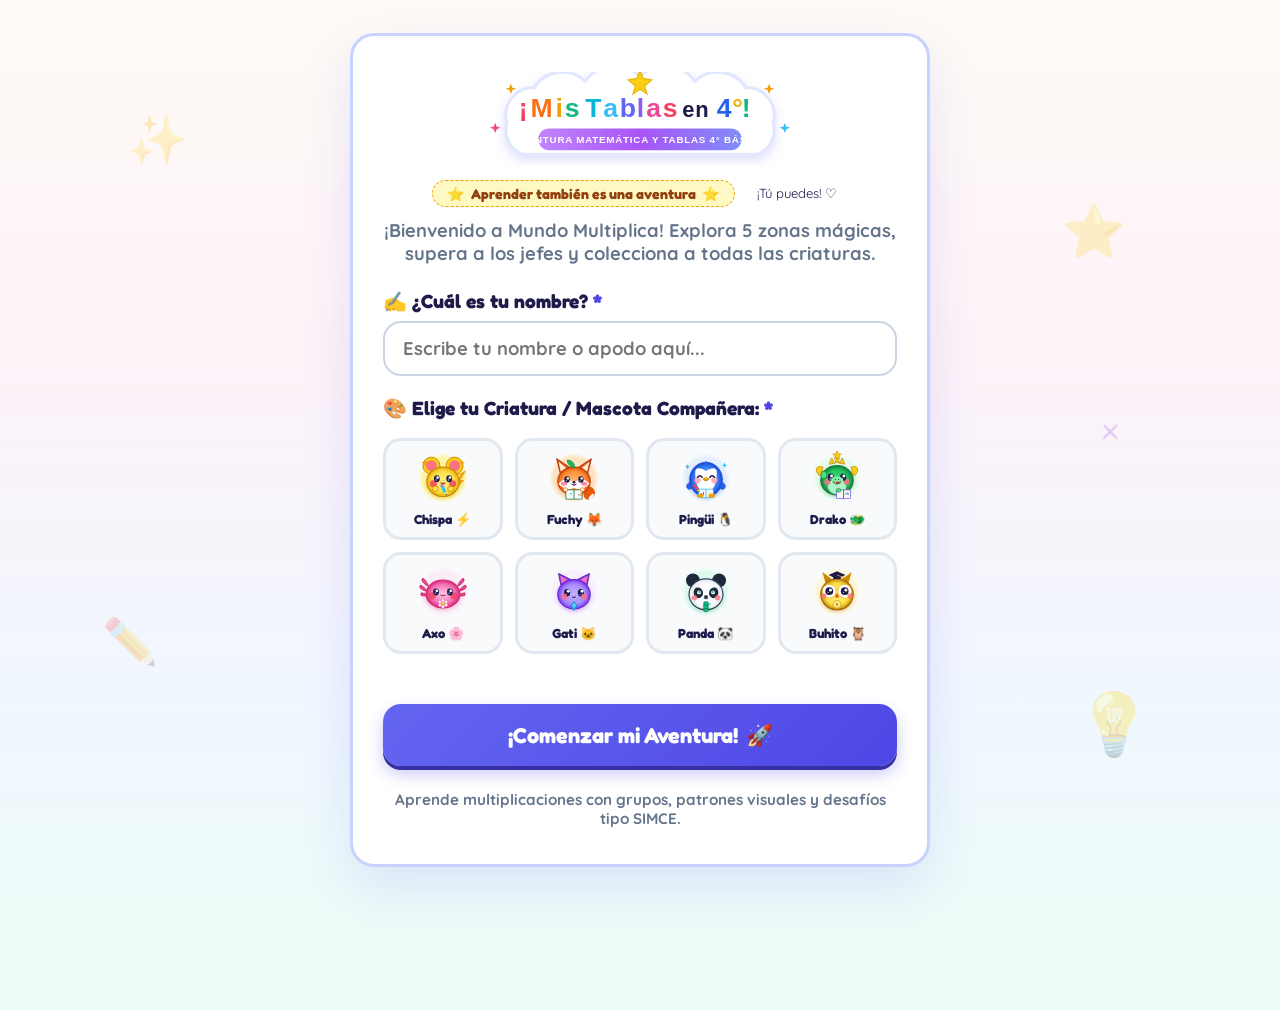
<file: MisTablas nuevo/index.html>
<!DOCTYPE html>
<html lang="es">
<head>
  <meta charset="UTF-8">
  <meta name="viewport" content="width=device-width, initial-scale=1.0">
  <meta name="theme-color" content="#4f46e5">
  <meta name="apple-mobile-web-app-capable" content="yes">
  <meta name="apple-mobile-web-app-status-bar-style" content="black-translucent">
  <link rel="manifest" href="manifest.json">
  <title>Mundo Multiplica | Mis Tablas en 4° Básico</title>
  <link rel="icon" type="image/svg+xml" href="Sistema/IMAGEN/star.svg">
  <link rel="stylesheet" href="Sistema/CSS/style.css">
  <style>
    .hero-glow {
      position: absolute;
      width: 450px;
      height: 450px;
      background: radial-gradient(circle, rgba(254, 240, 138, 0.4) 0%, rgba(244, 114, 182, 0) 70%);
      top: 50%;
      left: 50%;
      transform: translate(-50%, -50%);
      pointer-events: none;
      z-index: 1;
    }
    .validation-feedback {
      color: #e11d48;
      font-family: 'Fredoka', sans-serif;
      font-size: 1.05rem;
      font-weight: 700;
      margin-top: 10px;
      min-height: 26px;
      display: flex;
      align-items: center;
      justify-content: center;
      gap: 8px;
    }
  </style>
</head>
<body>

  <!-- Floating kawaii background stickers -->
  <div class="floating-math-bg">
    <span class="floating-math-item" style="top: 12%; left: 10%; font-size: 3rem; color: #f59e0b;">✨</span>
    <span class="floating-math-item" style="top: 68%; left: 8%; font-size: 2.8rem; color: #38bdf8; animation-delay: 2s;">✏️</span>
    <span class="floating-math-item" style="top: 22%; right: 12%; font-size: 3.2rem; color: #ec4899; animation-delay: 4s;">⭐</span>
    <span class="floating-math-item" style="top: 76%; right: 10%; font-size: 3.8rem; color: #10b981; animation-delay: 1s;">💡</span>
    <span class="floating-math-item" style="top: 45%; left: 86%; font-size: 2.5rem; color: #8b5cf6; animation-delay: 3s;">×</span>
    <span class="floating-math-item" style="top: 82%; left: 45%; font-size: 2.8rem; color: #f97316; animation-delay: 5s;">123</span>
  </div>

  <div class="hero-glow"></div>

  <main class="login-wrapper">
    <section class="login-card" aria-label="Ingreso de Estudiante">
      
      <!-- Brand & Mascot Logo -->
      <div class="login-brand">
        <img src="Sistema/IMAGEN/logo.svg" alt="Logo Mis Tablas en 4° Básico" class="login-header-logo">
        
        <div style="display: flex; justify-content: center; gap: 10px; flex-wrap: wrap; margin-bottom: 12px;">
          <div class="cute-ribbon-pill">
            <span>⭐</span> Aprender también es una aventura <span>⭐</span>
          </div>
          <div class="classroom-note-badge" style="font-size: 0.82rem; padding: 5px 12px;">
            ¡Tú puedes! ♡
          </div>
        </div>

        <p style="color: #64748b; font-size: 1.15rem; font-weight: 700; margin-bottom: 24px;">
          ¡Bienvenido a Mundo Multiplica! Explora 5 zonas mágicas, supera a los jefes y colecciona a todas las criaturas.
        </p>
      </div>

      <!-- Quick Session Resume Box if available -->
      <div id="resumeSessionBox" style="background:#f0fdf4; border:3px dashed #86efac; border-radius:20px; padding:16px; margin-bottom:24px; display:none; align-items:center; justify-content:space-between;">
        <div style="display: flex; align-items: center; gap: 12px; text-align: left;">
          <img id="prevAvatarImg" src="Sistema/IMAGEN/creature2.svg" alt="Avatar Previo" style="width: 50px; height: 50px; border-radius: 50%;">
          <div>
            <div style="font-size: 0.85rem; color: #166534; font-weight: 800;">Estudiante anterior:</div>
            <strong id="prevStudentName" style="color: #14532d; font-family:'Fredoka',sans-serif; font-size: 1.25rem;">Alonso</strong>
          </div>
        </div>
        <button type="button" class="btn btn-success btn-sm" id="btnResume">Continuar ➔</button>
      </div>

      <!-- Registration Form -->
      <form id="loginForm" novalidate>
        
        <div style="margin-bottom: 20px; text-align: left;">
          <label for="studentName" style="display: block; font-family: 'Fredoka', sans-serif; font-size: 1.2rem; font-weight: 700; color: #1e1b4b; margin-bottom: 8px;">
            ✍️ ¿Cuál es tu nombre? <span style="color: #4f46e5;">*</span>
          </label>
          <input 
            type="text" 
            id="studentName" 
            class="text-input" 
            placeholder="Escribe tu nombre o apodo aquí..." 
            autocomplete="name"
            maxlength="25"
            required>
        </div>

        <div style="margin-bottom: 24px; text-align: left;">
          <label style="display: block; font-family: 'Fredoka', sans-serif; font-size: 1.2rem; font-weight: 700; color: #1e1b4b; margin-bottom: 8px;">
            🎨 Elige tu Criatura / Mascota Compañera: <span style="color: #4f46e5;">*</span>
          </label>
          
          <div class="avatar-selector-grid" id="avatarGrid" role="radiogroup" aria-label="Selección de avatar">
            
            <div class="avatar-choice-card" data-avatar="creature2.svg" data-name="Chispa-Ratón" role="radio" aria-checked="false" tabindex="0">
              <img src="Sistema/IMAGEN/creature2.svg" alt="Chispa-Ratón">
              <span class="avatar-choice-name">Chispa ⚡</span>
            </div>

            <div class="avatar-choice-card" data-avatar="creature3.svg" data-name="Fuchy-Zorrito" role="radio" aria-checked="false" tabindex="0">
              <img src="Sistema/IMAGEN/creature3.svg" alt="Fuchy-Zorrito">
              <span class="avatar-choice-name">Fuchy 🦊</span>
            </div>

            <div class="avatar-choice-card" data-avatar="creature4.svg" data-name="Pingüi-Frost" role="radio" aria-checked="false" tabindex="0">
              <img src="Sistema/IMAGEN/creature4.svg" alt="Pingüi-Frost">
              <span class="avatar-choice-name">Pingüi 🐧</span>
            </div>

            <div class="avatar-choice-card" data-avatar="creature5.svg" data-name="Drako-Verde" role="radio" aria-checked="false" tabindex="0">
              <img src="Sistema/IMAGEN/creature5.svg" alt="Drako-Verde">
              <span class="avatar-choice-name">Drako 🐲</span>
            </div>

            <div class="avatar-choice-card" data-avatar="creature6.svg" data-name="Axo-Rosa" role="radio" aria-checked="false" tabindex="0">
              <img src="Sistema/IMAGEN/creature6.svg" alt="Axo-Rosa">
              <span class="avatar-choice-name">Axo 🌸</span>
            </div>

            <div class="avatar-choice-card" data-avatar="creature7.svg" data-name="Gati-Cósmico" role="radio" aria-checked="false" tabindex="0">
              <img src="Sistema/IMAGEN/creature7.svg" alt="Gati-Cósmico">
              <span class="avatar-choice-name">Gati 🐱</span>
            </div>

            <div class="avatar-choice-card" data-avatar="creature8.svg" data-name="Panda-Bambú" role="radio" aria-checked="false" tabindex="0">
              <img src="Sistema/IMAGEN/creature8.svg" alt="Panda-Bambú">
              <span class="avatar-choice-name">Panda 🐼</span>
            </div>

            <div class="avatar-choice-card" data-avatar="creature9.svg" data-name="Buhito-Sabio" role="radio" aria-checked="false" tabindex="0">
              <img src="Sistema/IMAGEN/creature9.svg" alt="Buhito-Sabio">
              <span class="avatar-choice-name">Buhito 🦉</span>
            </div>

          </div>
        </div>

        <!-- Validation Feedback -->
        <div id="validationMsg" class="validation-feedback" role="alert" aria-live="polite"></div>

        <!-- Submit Button -->
        <button type="submit" class="btn btn-primary" id="btnSubmit" style="width: 100%; font-size: 1.35rem; padding: 18px 24px;">
          <span>¡Comenzar mi Aventura!</span> 🚀
        </button>
      </form>

      <div style="margin-top: 24px; font-size: 0.95rem; color: #64748b; font-weight: 700;">
        Aprende multiplicaciones con grupos, patrones visuales y desafíos tipo SIMCE.
      </div>
    </section>
  </main>

  <script>
    class MiniSound {
      constructor() {
        this.ctx = null;
      }
      init() {
        if (!this.ctx) {
          const AudioContext = window.AudioContext || window.webkitAudioContext;
          if (AudioContext) this.ctx = new AudioContext();
        }
      }
      playPop() {
        try {
          this.init();
          if (!this.ctx) return;
          const osc = this.ctx.createOscillator();
          const gain = this.ctx.createGain();
          osc.type = 'sine';
          osc.frequency.setValueAtTime(440, this.ctx.currentTime);
          osc.frequency.exponentialRampToValueAtTime(880, this.ctx.currentTime + 0.1);
          gain.gain.setValueAtTime(0.2, this.ctx.currentTime);
          gain.gain.exponentialRampToValueAtTime(0.01, this.ctx.currentTime + 0.1);
          osc.connect(gain);
          gain.connect(this.ctx.destination);
          osc.start();
          osc.stop(this.ctx.currentTime + 0.1);
        } catch(e) {}
      }
      playSuccess() {
        try {
          this.init();
          if (!this.ctx) return;
          const now = this.ctx.currentTime;
          [523.25, 659.25, 783.99, 1046.50].forEach((freq, i) => {
            const osc = this.ctx.createOscillator();
            const gain = this.ctx.createGain();
            osc.type = 'triangle';
            osc.frequency.value = freq;
            gain.gain.setValueAtTime(0.2, now + i * 0.08);
            gain.gain.exponentialRampToValueAtTime(0.001, now + i * 0.08 + 0.25);
            osc.connect(gain);
            gain.connect(this.ctx.destination);
            osc.start(now + i * 0.08);
            osc.stop(now + i * 0.08 + 0.25);
          });
        } catch(e) {}
      }
      playError() {
        try {
          this.init();
          if (!this.ctx) return;
          const osc = this.ctx.createOscillator();
          const gain = this.ctx.createGain();
          osc.type = 'sawtooth';
          osc.frequency.setValueAtTime(220, this.ctx.currentTime);
          osc.frequency.setValueAtTime(160, this.ctx.currentTime + 0.12);
          gain.gain.setValueAtTime(0.25, this.ctx.currentTime);
          gain.gain.exponentialRampToValueAtTime(0.01, this.ctx.currentTime + 0.25);
          osc.connect(gain);
          gain.connect(this.ctx.destination);
          osc.start();
          osc.stop(this.ctx.currentTime + 0.25);
        } catch(e) {}
      }
    }

    const sound = new MiniSound();
    let selectedAvatar = null;

    const nameInput = document.getElementById('studentName');
    const avatarCards = document.querySelectorAll('.avatar-choice-card');
    const loginForm = document.getElementById('loginForm');
    const validationMsg = document.getElementById('validationMsg');
    const resumeBox = document.getElementById('resumeSessionBox');
    const prevAvatarImg = document.getElementById('prevAvatarImg');
    const prevStudentName = document.getElementById('prevStudentName');
    const btnResume = document.getElementById('btnResume');

    // Check existing session
    const savedProfile = localStorage.getItem('misTablas_student');
    if (savedProfile) {
      try {
        const student = JSON.parse(savedProfile);
        if (student && student.name) {
          prevStudentName.textContent = student.name;
          if (student.avatar) {
            prevAvatarImg.src = 'Sistema/IMAGEN/' + student.avatar;
          }
          resumeBox.style.display = 'flex';
          
          btnResume.addEventListener('click', () => {
            sound.playSuccess();
            window.location.href = 'Sistema/index.html';
          });
        }
      } catch (e) {
        console.warn('Error reading session', e);
      }
    }

    // Avatar selection
    avatarCards.forEach(card => {
      const selectAction = () => {
        sound.playPop();
        avatarCards.forEach(c => {
          c.classList.remove('selected');
          c.setAttribute('aria-checked', 'false');
        });
        card.classList.add('selected');
        card.setAttribute('aria-checked', 'true');
        selectedAvatar = {
          file: card.dataset.avatar,
          name: card.dataset.name
        };
        validationMsg.textContent = '';
      };

      card.addEventListener('click', selectAction);
      card.addEventListener('keydown', (e) => {
        if (e.key === 'Enter' || e.key === ' ') {
          e.preventDefault();
          selectAction();
        }
      });
    });

    // Form submission & validation
    loginForm.addEventListener('submit', (e) => {
      e.preventDefault();
      const rawName = nameInput.value.trim();

      if (rawName.length < 2) {
        sound.playError();
        validationMsg.textContent = '⚠️ ¡Por favor escribe tu nombre (mínimo 2 letras)!';
        nameInput.focus();
        return;
      }

      if (!selectedAvatar) {
        sound.playError();
        validationMsg.textContent = '⚠️ ¡Elige una criatura compañera para comenzar!';
        document.getElementById('avatarGrid').scrollIntoView({ behavior: 'smooth', block: 'center' });
        return;
      }

      sound.playSuccess();
      validationMsg.textContent = '🚀 ¡Excelente! Preparando tu aventura...';
      validationMsg.style.color = '#15803d';

      let currentData = {};
      try {
        const prev = JSON.parse(localStorage.getItem('misTablas_student') || '{}');
        if (prev && prev.name && prev.name.toLowerCase() === rawName.toLowerCase()) {
          currentData = prev;
        }
      } catch(err) {}

      const studentProfile = {
        name: rawName,
        avatar: selectedAvatar.file,
        avatarName: selectedAvatar.name,
        grade: '4° Básico',
        registeredAt: currentData.registeredAt || new Date().toISOString(),
        score: currentData.score || 0,
        stars: currentData.stars || 0,
        completedTables: currentData.completedTables || [],
        tableProgress: currentData.tableProgress || {},
        unlockedGames: currentData.unlockedGames || ['all'],
        achievements: currentData.achievements || ['first_login'],
        simceHistory: currentData.simceHistory || []
      };

      localStorage.setItem('misTablas_student', JSON.stringify(studentProfile));

      setTimeout(() => {
        window.location.href = 'Sistema/index.html';
      }, 500);
    });
  </script>
</body>
</html>
</file>
<file: MisTablas nuevo/Sistema/CSS/style.css>
/* ==========================================================================
   MUNDO MULTIPLICA - MIS TABLAS 4° BÁSICO
   Diseño Limpio, Ordenado, Proporcionado y Consistente (Estética Kawaii / Pokémon)
   ========================================================================== */

@import url('https://fonts.googleapis.com/css2?family=Fredoka:wght@400;500;600;700&family=Quicksand:wght@500;600;700;800&display=swap');

:root {
  /* Paleta Pastel y Cálida */
  --primary: #4f46e5;
  --primary-light: #818cf8;
  --primary-soft: #eef2ff;

  --color-forest: #10b981;
  --color-volcano: #ea580c;
  --color-ocean: #0284c7;
  --color-city: #7c3aed;
  --color-castle: #f59e0b;

  --text-main: #1e1b4b;
  --text-muted: #64748b;
  --bg-card: #ffffff;
  --border-light: #e2e8f0;

  --radius-sm: 12px;
  --radius-md: 18px;
  --radius-lg: 24px;
  --radius-full: 9999px;

  --shadow-sm: 0 4px 10px rgba(0, 0, 0, 0.04);
  --shadow-card: 0 10px 24px rgba(79, 70, 229, 0.08), 0 2px 6px rgba(0, 0, 0, 0.04);
  --shadow-hover: 0 16px 32px rgba(79, 70, 229, 0.16), 0 4px 12px rgba(0, 0, 0, 0.06);

  --transition: all 0.25s cubic-bezier(0.34, 1.56, 0.64, 1);
}

* {
  margin: 0;
  padding: 0;
  box-sizing: border-box;
  -webkit-tap-highlight-color: transparent;
}

body {
  font-family: 'Quicksand', -apple-system, BlinkMacSystemFont, "Segoe UI", Roboto, sans-serif;
  background: linear-gradient(180deg, #fefbf6 0%, #fdf2f8 35%, #f0f7ff 70%, #ecfdf5 100%);
  min-height: 100vh;
  color: var(--text-main);
  overflow-x: hidden;
  padding-bottom: 110px; /* Espacio para el dock inferior flotante */
}

h1, h2, h3, h4, .font-title {
  font-family: 'Fredoka', 'Quicksand', sans-serif;
  letter-spacing: 0.3px;
}

/* Fondo con stickers matemáticos suaves */
.floating-math-bg {
  position: fixed;
  top: 0;
  left: 0;
  width: 100vw;
  height: 100vh;
  pointer-events: none;
  z-index: 0;
  overflow: hidden;
  opacity: 0.25;
}

.floating-math-item {
  position: absolute;
  user-select: none;
  animation: floatKawaii 14s ease-in-out infinite alternate;
}

@keyframes floatKawaii {
  0% { transform: translateY(0px) rotate(0deg) scale(1); }
  50% { transform: translateY(-20px) rotate(10deg) scale(1.08); }
  100% { transform: translateY(-40px) rotate(-10deg) scale(1); }
}

/* Contenedor Base Centrado */
.container {
  width: 100%;
  max-width: 1200px;
  margin: 0 auto;
  padding: 20px 16px;
  position: relative;
  z-index: 1;
}

/* Botones Proporcionados con Tactile Pop */
.btn {
  display: inline-flex;
  align-items: center;
  justify-content: center;
  gap: 8px;
  padding: 12px 22px;
  font-family: 'Fredoka', 'Quicksand', sans-serif;
  font-weight: 700;
  font-size: 1.05rem;
  border-radius: var(--radius-md);
  border: none;
  cursor: pointer;
  text-decoration: none;
  transition: var(--transition);
  user-select: none;
  white-space: nowrap;
}

.btn:active {
  transform: translateY(3px) scale(0.98);
}

.btn-primary {
  background: linear-gradient(135deg, #6366f1 0%, #4f46e5 100%);
  color: #ffffff;
  box-shadow: 0 4px 0 #3730a3, 0 8px 16px rgba(79, 70, 229, 0.3);
}

.btn-primary:hover {
  transform: translateY(-2px);
  box-shadow: 0 6px 0 #3730a3, 0 10px 20px rgba(79, 70, 229, 0.4);
}

.btn-accent {
  background: linear-gradient(135deg, #f59e0b 0%, #d97706 100%);
  color: #ffffff;
  box-shadow: 0 4px 0 #b45309, 0 8px 16px rgba(245, 158, 11, 0.3);
}

.btn-accent:hover {
  transform: translateY(-2px);
  box-shadow: 0 6px 0 #b45309, 0 10px 20px rgba(245, 158, 11, 0.4);
}

.btn-success {
  background: linear-gradient(135deg, #10b981 0%, #059669 100%);
  color: #ffffff;
  box-shadow: 0 4px 0 #047857, 0 8px 16px rgba(16, 185, 129, 0.3);
}

.btn-secondary {
  background: #ffffff;
  color: #4f46e5;
  border: 2.5px solid #c7d2fe;
  box-shadow: 0 3px 0 #c7d2fe;
}

.btn-secondary:hover {
  background: #eef2ff;
  border-color: #818cf8;
  transform: translateY(-2px);
}

.btn-sm {
  padding: 8px 14px;
  font-size: 0.9rem;
  border-radius: var(--radius-sm);
}

.btn-icon {
  width: 42px;
  height: 42px;
  padding: 0;
  border-radius: var(--radius-full);
  display: inline-flex;
  align-items: center;
  justify-content: center;
  font-size: 1.2rem;
}

/* ==========================================================================
   CABECERA SUPERIOR (Header Limpio y Balanceado)
   ========================================================================== */
.app-header {
  background: rgba(255, 255, 255, 0.94);
  backdrop-filter: blur(12px);
  border-bottom: 3px solid #f1f5f9;
  position: sticky;
  top: 0;
  z-index: 100;
  padding: 10px 18px;
  box-shadow: 0 4px 14px rgba(0, 0, 0, 0.04);
}

.header-content {
  max-width: 1200px;
  margin: 0 auto;
  display: flex;
  align-items: center;
  justify-content: space-between;
  gap: 16px;
  flex-wrap: wrap;
}

.brand-wrapper {
  display: flex;
  align-items: center;
  cursor: pointer;
  transition: var(--transition);
}

.brand-wrapper:hover {
  transform: scale(1.02);
}

.brand-logo-img {
  height: 48px;
  width: auto;
  filter: drop-shadow(0 2px 4px rgba(0, 0, 0, 0.08));
}

.header-stats {
  display: flex;
  align-items: center;
  gap: 10px;
  flex-wrap: wrap;
}

.stat-pill {
  display: inline-flex;
  align-items: center;
  gap: 6px;
  background: #ffffff;
  border: 2px solid #e2e8f0;
  padding: 6px 14px;
  border-radius: var(--radius-full);
  font-family: 'Fredoka', sans-serif;
  font-weight: 700;
  font-size: 0.95rem;
  box-shadow: 0 2px 0 #e2e8f0;
  height: 38px;
}

.stat-pill.level {
  border-color: #d8b4fe;
  background: #faf5ff;
  color: #7e22ce;
  box-shadow: 0 2px 0 #d8b4fe;
}

.stat-pill.streak {
  border-color: #fca5a5;
  background: #fef2f2;
  color: #b91c1c;
  box-shadow: 0 2px 0 #fca5a5;
}

.stat-pill.score {
  border-color: #fde68a;
  background: #fffbeb;
  color: #b45309;
  box-shadow: 0 2px 0 #fde68a;
}

.stat-pill.stars {
  border-color: #bae6fd;
  background: #f0f9ff;
  color: #0369a1;
  box-shadow: 0 2px 0 #bae6fd;
}

.user-profile-badge {
  display: inline-flex;
  align-items: center;
  gap: 10px;
  background: #ffffff;
  border: 2px solid #c7d2fe;
  padding: 3px 14px 3px 4px;
  border-radius: var(--radius-full);
  box-shadow: 0 2px 0 #c7d2fe;
  height: 38px;
}

.user-avatar-mini {
  width: 30px;
  height: 30px;
  border-radius: var(--radius-full);
  background: #eef2ff;
  border: 1.5px solid #6366f1;
  display: flex;
  align-items: center;
  justify-content: center;
  overflow: hidden;
}

.user-avatar-mini img {
  width: 100%;
  height: 100%;
  object-fit: contain;
}

.user-name-label {
  font-family: 'Fredoka', sans-serif;
  font-weight: 700;
  font-size: 0.95rem;
  color: var(--text-main);
}

.user-grade-tag {
  font-size: 0.75rem;
  font-weight: 800;
  color: #6366f1;
}

/* ==========================================================================
   BANNER DE BIENVENIDA Y SALUDO
   ========================================================================== */
.mascot-greeting-banner {
  background: #ffffff;
  border-radius: var(--radius-lg);
  padding: 22px 26px;
  margin-bottom: 24px;
  border: 3px solid #fde047;
  box-shadow: var(--shadow-card);
  display: flex;
  align-items: center;
  justify-content: space-between;
  gap: 20px;
  flex-wrap: wrap;
}

.greeting-text-box {
  flex: 1;
  min-width: 280px;
}

.greeting-text-box h2 {
  font-size: 1.8rem;
  color: #1e1b4b;
  margin-bottom: 6px;
  display: flex;
  align-items: center;
  gap: 8px;
}

.greeting-text-box p {
  font-size: 1.05rem;
  color: var(--text-muted);
  font-weight: 600;
  line-height: 1.4;
}

.cute-ribbon-pill {
  display: inline-flex;
  align-items: center;
  gap: 6px;
  background: #fef9c3;
  border: 1.5px dashed #f59e0b;
  color: #92400e;
  font-family: 'Fredoka', sans-serif;
  font-size: 0.88rem;
  font-weight: 700;
  padding: 4px 14px;
  border-radius: var(--radius-full);
}

.progress-bar-wrapper {
  min-width: 240px;
  max-width: 360px;
  flex: 1;
}

.progress-track {
  width: 100%;
  height: 18px;
  background: #e2e8f0;
  border-radius: var(--radius-full);
  overflow: hidden;
  position: relative;
  border: 2px solid #cbd5e1;
}

.progress-fill {
  height: 100%;
  width: 0%;
  background: linear-gradient(90deg, #34d399 0%, #38bdf8 50%, #f59e0b 100%);
  border-radius: var(--radius-full);
  transition: width 0.6s cubic-bezier(0.34, 1.56, 0.64, 1);
}

.progress-track-label {
  display: flex;
  justify-content: space-between;
  font-family: 'Fredoka', sans-serif;
  font-size: 0.88rem;
  font-weight: 700;
  color: var(--text-muted);
  margin-top: 4px;
}

/* ==========================================================================
   BARRA DE NAVEGACIÓN SUPERIOR (CENTRAL, ELEGANTE Y PROPORCIONADA)
   ========================================================================== */
.main-nav-bar {
  display: flex;
  align-items: center;
  justify-content: center;
  gap: 10px;
  margin-bottom: 28px;
  flex-wrap: wrap;
}

.nav-tab-btn {
  display: inline-flex;
  align-items: center;
  gap: 8px;
  padding: 10px 20px;
  background: #ffffff;
  border: 2.5px solid #e2e8f0;
  border-radius: var(--radius-full);
  font-family: 'Fredoka', 'Quicksand', sans-serif;
  font-weight: 700;
  font-size: 1rem;
  color: var(--text-muted);
  cursor: pointer;
  white-space: nowrap;
  box-shadow: 0 3px 0 #e2e8f0;
  transition: var(--transition);
}

.nav-tab-btn:hover {
  background: #f8fafc;
  border-color: #a5b4fc;
  color: #4f46e5;
  transform: translateY(-2px);
}

.nav-tab-btn.active {
  background: linear-gradient(135deg, #6366f1 0%, #4f46e5 100%);
  color: #ffffff;
  border-color: #3730a3;
  box-shadow: 0 4px 0 #312e81, 0 8px 16px rgba(79, 70, 229, 0.3);
  transform: translateY(-2px);
}

.nav-badge {
  background: #f43f5e;
  color: #ffffff;
  font-size: 0.72rem;
  font-weight: 800;
  padding: 2px 7px;
  border-radius: var(--radius-full);
}

/* ==========================================================================
   VISTAS Y SECCIONES
   ========================================================================== */
.view-section {
  display: none;
  animation: fadeInKawaii 0.25s ease forwards;
}

.view-section.active {
  display: block;
}

@keyframes fadeInKawaii {
  from { opacity: 0; transform: translateY(8px); }
  to { opacity: 1; transform: translateY(0); }
}

.section-header-box {
  margin-bottom: 24px;
  text-align: center;
}

.section-header-box h2 {
  font-size: 2rem;
  color: #1e1b4b;
  margin-bottom: 6px;
  display: flex;
  align-items: center;
  justify-content: center;
  gap: 10px;
}

.section-header-box p {
  color: var(--text-muted);
  font-size: 1.05rem;
  font-weight: 600;
  max-width: 660px;
  margin: 0 auto;
  line-height: 1.45;
}

/* ==========================================================================
   SECCIÓN 1: MAPA DE LAS 5 ZONAS (Aventura Mundo Multiplica)
   ========================================================================== */

/* 1.1 Contenedor Principal de la Ruta */
.adventure-track-section {
  margin-bottom: 24px;
}

.adventure-track-card {
  background: linear-gradient(135deg, #ffffff 0%, #f8fafc 100%);
  border: 3.5px solid #e0e7ff;
  border-radius: var(--radius-xl);
  padding: 22px 24px 28px 24px;
  box-shadow: 0 10px 30px -8px rgba(79, 70, 229, 0.12);
  position: relative;
}

.adventure-track-header {
  display: flex;
  align-items: center;
  justify-content: space-between;
  flex-wrap: wrap;
  gap: 12px;
  margin-bottom: 24px;
  padding-bottom: 12px;
  border-bottom: 2px dashed #e2e8f0;
}

.track-header-title {
  display: flex;
  align-items: center;
  gap: 12px;
}

.track-header-icon {
  font-size: 2rem;
  background: #eef2ff;
  width: 48px;
  height: 48px;
  border-radius: var(--radius-md);
  display: flex;
  align-items: center;
  justify-content: center;
}

.track-header-stats {
  display: flex;
  align-items: center;
  gap: 8px;
}

.track-stats-pill {
  background: #fef3c7;
  color: #92400e;
  font-family: 'Fredoka', sans-serif;
  font-weight: 800;
  font-size: 0.95rem;
  padding: 6px 14px;
  border-radius: var(--radius-full);
  border: 2px solid #fde68a;
  display: inline-flex;
  align-items: center;
  gap: 6px;
}

/* 1.2 El camino y los nodos */
.adventure-map-track {
  display: flex;
  align-items: center;
  justify-content: space-between;
  position: relative;
  padding: 44px 20px 10px 20px;
  overflow-x: auto;
  gap: 12px;
}

.map-track-line {
  position: absolute;
  top: 72px;
  left: 60px;
  right: 60px;
  height: 10px;
  background: #e2e8f0;
  z-index: 1;
  border-radius: var(--radius-full);
}

.map-track-line-progress {
  height: 100%;
  background: linear-gradient(90deg, #10b981 0%, #ea580c 25%, #0284c7 50%, #7c3aed 75%, #f59e0b 100%);
  border-radius: var(--radius-full);
  transition: width 0.6s cubic-bezier(0.34, 1.56, 0.64, 1);
  box-shadow: 0 0 10px rgba(79, 70, 229, 0.35);
}

.map-track-node {
  position: relative;
  z-index: 2;
  display: flex;
  flex-direction: column;
  align-items: center;
  cursor: pointer;
  background: #ffffff;
  padding: 8px 14px 10px 14px;
  border-radius: var(--radius-lg);
  border: 3px solid #cbd5e1;
  transition: all 0.25s cubic-bezier(0.34, 1.56, 0.64, 1);
  min-width: 105px;
  user-select: none;
}

.map-track-node:hover {
  transform: translateY(-5px);
  box-shadow: 0 10px 20px -5px rgba(0, 0, 0, 0.15);
}

.map-track-node.active-node {
  border-color: #4f46e5;
  box-shadow: 0 0 0 4px rgba(79, 70, 229, 0.25), 0 10px 25px -5px rgba(79, 70, 229, 0.3);
  transform: translateY(-6px);
  background: #fdf4ff;
}

.map-track-node.done-node {
  border-color: #10b981;
  background: #f0fdf4;
}

.map-track-node.locked-node {
  border-color: #e2e8f0;
  background: #f8fafc;
  opacity: 0.8;
}

.map-node-icon-circle {
  width: 52px;
  height: 52px;
  border-radius: 50%;
  display: flex;
  align-items: center;
  justify-content: center;
  border: 3px solid #cbd5e1;
  margin-bottom: 6px;
  transition: transform 0.2s;
}

.map-track-node:hover .map-node-icon-circle {
  transform: scale(1.1);
}

.map-node-title {
  font-family: 'Fredoka', sans-serif;
  font-size: 0.95rem;
  color: #1e1b4b;
  font-weight: 800;
  margin-bottom: 2px;
}

.map-node-status {
  font-size: 0.76rem;
  font-weight: 800;
  color: #64748b;
  padding: 2px 8px;
  border-radius: var(--radius-full);
  background: #f1f5f9;
}

.map-track-node.done-node .map-node-status {
  background: #dcfce7;
  color: #15803d;
}

.map-track-node.active-node .map-node-status {
  background: #e0e7ff;
  color: #4338ca;
}

/* Avatar flotante sobre el nodo activo */
.map-avatar-marker {
  position: absolute;
  top: -44px;
  width: 48px;
  height: 48px;
  border-radius: 50%;
  border: 3.5px solid #4f46e5;
  background: #ffffff;
  box-shadow: 0 6px 14px rgba(79, 70, 229, 0.4);
  animation: mascotBob 2.2s infinite ease-in-out;
  display: flex;
  align-items: center;
  justify-content: center;
}

.map-avatar-marker img {
  width: 100%;
  height: 100%;
  border-radius: 50%;
  object-fit: cover;
}

.avatar-speech-bubble {
  position: absolute;
  top: -22px;
  background: #4f46e5;
  color: #ffffff;
  font-family: 'Fredoka', sans-serif;
  font-size: 0.72rem;
  font-weight: 800;
  padding: 2px 7px;
  border-radius: var(--radius-full);
  white-space: nowrap;
  box-shadow: 0 2px 6px rgba(0, 0, 0, 0.2);
}

/* 1.3 Banner de Explicación Didáctica */
.adventure-guide-slot {
  margin-bottom: 26px;
}

.adventure-guide-banner {
  background: linear-gradient(135deg, #fefce8 0%, #fffbeb 50%, #fef3c7 100%);
  border: 3.5px solid #fde047;
  border-radius: var(--radius-xl);
  padding: 20px 24px;
  display: flex;
  align-items: center;
  gap: 20px;
  cursor: pointer;
  transition: all 0.25s ease;
  box-shadow: 0 8px 24px -6px rgba(245, 158, 11, 0.2);
}

.adventure-guide-banner:hover {
  transform: translateY(-4px);
  box-shadow: 0 12px 30px -6px rgba(245, 158, 11, 0.35);
  border-color: #eab308;
}

.guide-banner-icon-box {
  font-size: 3rem;
  animation: starTwinkle 2.5s infinite ease-in-out;
  flex-shrink: 0;
}

.guide-banner-text-box {
  flex: 1;
}

.guide-banner-tag {
  font-size: 0.75rem;
  font-weight: 900;
  color: #b45309;
  letter-spacing: 0.8px;
  text-transform: uppercase;
  margin-bottom: 3px;
}

.guide-banner-title {
  font-size: 1.35rem;
  color: #78350f;
  margin: 0 0 5px 0;
  font-weight: 800;
}

.guide-banner-subtitle {
  color: #92400e;
  font-size: 0.95rem;
  line-height: 1.45;
  margin: 0;
  font-weight: 600;
}

.guide-banner-cta {
  background: #4f46e5 !important;
  color: #ffffff !important;
  border: none !important;
  white-space: nowrap;
  font-size: 1rem;
  padding: 12px 22px;
  border-radius: var(--radius-full);
  box-shadow: 0 4px 12px rgba(79, 70, 229, 0.35);
}

/* 1.4 Encabezado de la Sección de Zonas */
.map-zones-section {
  margin-bottom: 34px;
}

.map-zones-bar {
  display: flex;
  align-items: center;
  justify-content: space-between;
  flex-wrap: wrap;
  gap: 12px;
  margin-bottom: 20px;
  padding-bottom: 12px;
  border-bottom: 2px solid #e2e8f0;
}

.map-zones-bar-title {
  display: flex;
  align-items: center;
  gap: 10px;
}

.map-zones-bar-title h3 {
  margin: 0;
  font-size: 1.45rem;
  color: #1e1b4b;
}

.map-zones-bar-title p {
  margin: 2px 0 0 0;
  font-size: 0.92rem;
  color: var(--text-muted);
  font-weight: 600;
}

.badge-status-pill {
  background: #f1f5f9;
  color: #334155;
  border: 2px solid #cbd5e1;
  font-family: 'Fredoka', sans-serif;
  font-weight: 800;
  font-size: 0.9rem;
  padding: 6px 16px;
  border-radius: var(--radius-full);
}

/* 1.5 Cuadrícula de las 5 Tarjetas de Zona */
.map-zones-grid {
  display: grid;
  grid-template-columns: repeat(auto-fit, minmax(330px, 1fr));
  gap: 26px;
}

/* Tarjeta de Zona individual */
.zone-card {
  background: #ffffff;
  border-radius: var(--radius-xl);
  padding: 22px;
  border: 3.5px solid var(--zone-theme, #e2e8f0);
  box-shadow: 0 10px 25px -5px rgba(0, 0, 0, 0.08);
  transition: all 0.3s cubic-bezier(0.34, 1.56, 0.64, 1);
  display: flex;
  flex-direction: column;
  justify-content: space-between;
  position: relative;
  overflow: hidden;
}

.zone-card:hover {
  transform: translateY(-6px);
  box-shadow: 0 18px 36px -10px rgba(0, 0, 0, 0.16);
}

.zone-card.zone-locked {
  filter: grayscale(0.85);
  opacity: 0.72;
  cursor: not-allowed;
  border-color: #cbd5e1 !important;
}

.zone-card.zone-locked:hover {
  transform: none;
  box-shadow: 0 10px 25px -5px rgba(0, 0, 0, 0.08);
}

.zone-card-highlight {
  animation: zoneHighlightPulse 1.2s ease;
}

@keyframes zoneHighlightPulse {
  0% { transform: scale(1); box-shadow: 0 0 0 0 rgba(79, 70, 229, 0.8); }
  50% { transform: scale(1.03); box-shadow: 0 0 0 16px rgba(79, 70, 229, 0); }
  100% { transform: scale(1); box-shadow: 0 10px 25px -5px rgba(0, 0, 0, 0.08); }
}

.zone-card-top-bar {
  display: flex;
  align-items: center;
  justify-content: space-between;
  margin-bottom: 14px;
}

.zone-badge-pill {
  font-family: 'Fredoka', sans-serif;
  font-size: 0.85rem;
  font-weight: 800;
  padding: 4px 14px;
  border-radius: var(--radius-full);
  letter-spacing: 0.5px;
}

.zone-status-badge {
  font-family: 'Fredoka', sans-serif;
  font-size: 0.82rem;
  font-weight: 800;
  padding: 4px 12px;
  border-radius: var(--radius-full);
}

.zone-status-badge.status-done {
  background: #dcfce7;
  color: #15803d;
  border: 1.5px solid #86efac;
}

.zone-status-badge.status-active {
  background: #e0e7ff;
  color: #3730a3;
  border: 1.5px solid #a5b4fc;
  animation: pulseGlow 2.5s infinite;
}

.zone-status-badge.status-locked {
  background: #f1f5f9;
  color: #64748b;
  border: 1.5px solid #cbd5e1;
}

.zone-card-media {
  width: 100%;
  height: 150px;
  border-radius: var(--radius-lg);
  overflow: hidden;
  position: relative;
  border: 2px solid #e2e8f0;
  background: #f8fafc;
  margin-bottom: 16px;
}

.zone-media-img {
  width: 100%;
  height: 100%;
  object-fit: cover;
  transition: transform 0.4s ease;
}

.zone-card:hover .zone-media-img {
  transform: scale(1.05);
}

.zone-media-overlay-tag {
  position: absolute;
  bottom: 8px;
  right: 8px;
  background: rgba(15, 23, 42, 0.8);
  backdrop-filter: blur(4px);
  color: #ffffff;
  font-family: 'Fredoka', sans-serif;
  font-size: 0.8rem;
  font-weight: 800;
  padding: 3px 10px;
  border-radius: var(--radius-full);
}

.zone-card-body {
  margin-bottom: 16px;
}

.zone-card-title {
  font-size: 1.45rem;
  font-weight: 800;
  margin: 0 0 6px 0;
}

.zone-card-lore {
  font-size: 0.92rem;
  color: var(--text-muted);
  line-height: 1.45;
  font-weight: 600;
  margin: 0 0 12px 0;
}

.zone-mascot-pill {
  background: #f8fafc;
  border: 1.5px dashed #cbd5e1;
  border-radius: var(--radius-md);
  padding: 8px 12px;
  font-size: 0.88rem;
  color: #334155;
  margin-bottom: 14px;
}

.zone-mascot-pill strong {
  color: #1e1b4b;
}

.zone-progress-row {
  margin-top: 8px;
}

.zone-progress-label {
  display: flex;
  justify-content: space-between;
  font-size: 0.85rem;
  color: #64748b;
  font-weight: 700;
  margin-bottom: 5px;
}

.zone-progress-label strong {
  color: #1e1b4b;
}

.zone-mini-track {
  width: 100%;
  height: 8px;
  background: #f1f5f9;
  border-radius: var(--radius-full);
  overflow: hidden;
  border: 1px solid #e2e8f0;
}

.zone-mini-fill {
  height: 100%;
  border-radius: var(--radius-full);
  transition: width 0.4s ease;
}

/* Acciones estructuradas dentro de cada zona */
.zone-card-actions {
  border-top: 2px dashed #e2e8f0;
  padding-top: 14px;
  display: flex;
  flex-direction: column;
  gap: 12px;
}

.zone-actions-group {
  display: flex;
  flex-direction: column;
  gap: 6px;
}

.zone-actions-heading {
  font-family: 'Fredoka', sans-serif;
  font-size: 0.82rem;
  font-weight: 800;
  color: #64748b;
  text-transform: uppercase;
  letter-spacing: 0.5px;
}

.zone-tables-btn-row {
  display: grid;
  grid-template-columns: repeat(auto-fit, minmax(130px, 1fr));
  gap: 8px;
}

.zone-table-btn {
  background: #eef2ff;
  border: 2px solid #c7d2fe;
  color: #3730a3;
  padding: 8px 12px;
  border-radius: var(--radius-md);
  cursor: pointer;
  display: flex;
  flex-direction: column;
  align-items: center;
  gap: 2px;
  font-family: 'Fredoka', sans-serif;
  transition: all 0.2s ease;
}

.zone-table-btn:hover {
  background: #e0e7ff;
  border-color: #6366f1;
  transform: translateY(-2px);
}

.zone-table-btn.table-done {
  background: #ecfdf5;
  border-color: #a7f3d0;
  color: #065f46;
}

.zone-tbl-num {
  font-size: 0.95rem;
  font-weight: 800;
}

.zone-tbl-stars {
  font-size: 0.85rem;
  color: #eab308;
  letter-spacing: 2px;
}

.zone-challenges-btn-row {
  display: flex;
  gap: 8px;
  flex-wrap: wrap;
}

.zone-challenge-btn, .zone-special-btn {
  flex: 1;
  min-width: 130px;
  display: inline-flex;
  align-items: center;
  justify-content: center;
  gap: 6px;
  padding: 8px 14px;
  border-radius: var(--radius-full);
  font-family: 'Fredoka', sans-serif;
  font-size: 0.88rem;
  font-weight: 800;
  cursor: pointer;
  border: none;
  transition: all 0.2s ease;
  white-space: nowrap;
}

.boss-zone-btn {
  background: linear-gradient(135deg, #fef08a 0%, #fde047 100%);
  color: #854d0e;
  border: 2px solid #facc15 !important;
  box-shadow: 0 4px 10px rgba(250, 204, 21, 0.25);
}

.boss-zone-btn:hover {
  transform: translateY(-2px);
  filter: brightness(1.06);
}

.chest-zone-btn.chest-ready {
  background: linear-gradient(135deg, #10b981 0%, #059669 100%);
  color: #ffffff;
  border: 2px solid #34d399 !important;
  box-shadow: 0 4px 12px rgba(16, 185, 129, 0.35);
  animation: pulseGlow 2s infinite;
}

.chest-zone-btn.chest-opened {
  background: #f1f5f9;
  color: #64748b;
  border: 1.5px solid #cbd5e1 !important;
  cursor: default;
}

.chest-zone-btn.chest-locked {
  background: #f8fafc;
  color: #94a3b8;
  border: 1.5px solid #e2e8f0 !important;
}

.zone-special-btn:hover {
  transform: translateY(-2px);
  filter: brightness(1.1);
}

/* 1.6 Banner de Acceso Rápido al Álbum de Tablas */
.adventure-album-shortcut-banner {
  margin-top: 36px;
  background: #f8fafc;
  border: 2.5px dashed #cbd5e1;
  border-radius: var(--radius-xl);
  padding: 22px 26px;
  display: flex;
  align-items: center;
  justify-content: space-between;
  flex-wrap: wrap;
  gap: 16px;
}

/* ==========================================================================
   SECCIÓN 2: CARDS DE LAS TABLAS DEL 2 AL 10 (Aprender Tablas)
   ========================================================================== */
.tables-grid {
  display: grid;
  grid-template-columns: repeat(auto-fit, minmax(300px, 1fr));
  gap: 22px;
  margin-bottom: 30px;
}

.table-card {
  background: #ffffff;
  border-radius: var(--radius-lg);
  padding: 22px;
  box-shadow: var(--shadow-card);
  border: 3.5px solid #e2e8f0;
  transition: var(--transition);
  cursor: pointer;
  display: flex;
  flex-direction: column;
  justify-content: space-between;
  height: 100%;
}

.table-card:hover {
  transform: translateY(-6px);
  box-shadow: var(--shadow-hover);
}

.table-card-top {
  display: flex;
  justify-content: space-between;
  align-items: center;
  margin-bottom: 14px;
}

.table-creature-avatar {
  width: 80px;
  height: 80px;
  border-radius: 20px;
  background: #f8fafc;
  border: 2.5px solid #e2e8f0;
  display: flex;
  align-items: center;
  justify-content: center;
  overflow: hidden;
  box-shadow: var(--shadow-sm);
  transition: var(--transition);
}

.table-card:hover .table-creature-avatar {
  transform: scale(1.08) rotate(4deg);
}

.table-creature-avatar img {
  width: 100%;
  height: 100%;
  object-fit: contain;
}

.table-card-badge-box {
  display: flex;
  flex-direction: column;
  align-items: flex-end;
  gap: 6px;
}

.table-number-tag {
  font-family: 'Fredoka', sans-serif;
  font-weight: 900;
  font-size: 2rem;
  line-height: 1;
}

.table-card-status {
  padding: 4px 10px;
  border-radius: var(--radius-full);
  font-family: 'Fredoka', sans-serif;
  font-size: 0.78rem;
  font-weight: 700;
  text-transform: uppercase;
}

.status-active { background: #e0e7ff; color: #4338ca; }
.status-done { background: #dcfce7; color: #15803d; }

.table-card-title {
  font-size: 1.35rem;
  color: var(--text-main);
  margin-bottom: 4px;
}

.table-creature-speech {
  background: #f8fafc;
  border: 2px dashed #cbd5e1;
  border-radius: var(--radius-sm);
  padding: 8px 12px;
  font-size: 0.88rem;
  color: #475569;
  font-weight: 600;
  margin-bottom: 12px;
  display: flex;
  align-items: center;
  gap: 6px;
}

.table-card-stars {
  display: flex;
  gap: 4px;
  margin-bottom: 14px;
}

.table-star-icon {
  font-size: 1.4rem;
  color: #cbd5e1;
}

.table-star-icon.earned {
  color: #fbbf24;
  text-shadow: 0 1px 3px rgba(245, 158, 11, 0.4);
}

.table-card-footer {
  display: flex;
  align-items: center;
  justify-content: space-between;
  border-top: 2px dashed #f1f5f9;
  padding-top: 12px;
  margin-top: auto;
}

.table-card-footer span {
  font-family: 'Fredoka', sans-serif;
  font-size: 0.9rem;
  font-weight: 700;
  color: var(--text-muted);
}

/* Tarjeta especial Combo Milestone */
.combo-mission-card {
  grid-column: 1 / -1;
  background: linear-gradient(135deg, #fef08a 0%, #fed7aa 50%, #fbcfe8 100%);
  border-radius: var(--radius-lg);
  padding: 24px;
  display: flex;
  align-items: center;
  justify-content: space-between;
  box-shadow: var(--shadow-card);
  cursor: pointer;
  border: 3.5px solid #f59e0b;
  gap: 16px;
  flex-wrap: wrap;
  transition: var(--transition);
}

.combo-mission-card:hover {
  transform: translateY(-4px);
  box-shadow: var(--shadow-hover);
}

.combo-mission-content h3 {
  font-size: 1.55rem;
  color: #92400e;
  margin-bottom: 4px;
  display: flex;
  align-items: center;
  gap: 8px;
}

.combo-mission-content p {
  color: #78350f;
  font-weight: 700;
  font-size: 1rem;
}

/* ==========================================================================
   SECCIÓN 3: LOS 10 JUEGOS DE ACCIÓN VISUAL
   ========================================================================== */
.games-action-grid {
  display: grid;
  grid-template-columns: repeat(auto-fit, minmax(280px, 1fr));
  gap: 22px;
  margin-bottom: 30px;
}

.game-action-card {
  background: #ffffff;
  border-radius: var(--radius-lg);
  padding: 22px;
  border: 3.5px solid #e2e8f0;
  box-shadow: var(--shadow-card);
  cursor: pointer;
  transition: var(--transition);
  display: flex;
  flex-direction: column;
  justify-content: space-between;
  height: 100%;
}

.game-action-card:hover {
  transform: translateY(-6px);
  box-shadow: var(--shadow-hover);
  border-color: #38bdf8;
}

.game-action-badge {
  width: 60px;
  height: 60px;
  border-radius: 18px;
  display: flex;
  align-items: center;
  justify-content: center;
  font-size: 2.2rem;
  margin-bottom: 12px;
  box-shadow: var(--shadow-sm);
}

.game-action-title {
  font-size: 1.3rem;
  color: var(--text-main);
  margin-bottom: 6px;
}

.game-action-desc {
  font-size: 0.92rem;
  color: var(--text-muted);
  font-weight: 600;
  line-height: 1.45;
  margin-bottom: 16px;
}

/* ==========================================================================
   SECCIÓN 4: COLECCIÓN DE CRIATURAS (ÁLBUM KAWAII)
   ========================================================================== */
.collection-grid {
  display: grid;
  grid-template-columns: repeat(auto-fit, minmax(260px, 1fr));
  gap: 22px;
  margin-bottom: 30px;
}

.collection-creature-card {
  background: #ffffff;
  border-radius: var(--radius-lg);
  padding: 22px;
  border: 3.5px solid #e2e8f0;
  box-shadow: var(--shadow-card);
  text-align: center;
  display: flex;
  flex-direction: column;
  align-items: center;
  gap: 10px;
  cursor: pointer;
  transition: var(--transition);
  height: 100%;
}

.collection-creature-card.unlocked {
  border-color: #fde047;
  background: #fffbeb;
  box-shadow: 0 8px 20px rgba(245, 158, 11, 0.18);
}

.collection-creature-card.locked {
  filter: grayscale(0.9);
  opacity: 0.65;
}

.collection-img-box {
  width: 90px;
  height: 90px;
  border-radius: 22px;
  background: #ffffff;
  border: 2.5px solid #e2e8f0;
  display: flex;
  align-items: center;
  justify-content: center;
  overflow: hidden;
}

.collection-img-box img {
  width: 100%;
  height: 100%;
  object-fit: contain;
}

/* ==========================================================================
   MODALES (Centrados, sin superposición y con scroll interno)
   ========================================================================== */
.modal-overlay {
  position: fixed;
  top: 0;
  left: 0;
  width: 100vw;
  height: 100vh;
  background: rgba(15, 23, 42, 0.68);
  backdrop-filter: blur(8px);
  z-index: 1000;
  display: none;
  align-items: center;
  justify-content: center;
  padding: 16px;
}

.modal-overlay.open {
  display: flex;
  animation: fadeInKawaii 0.25s ease forwards;
}

.modal-window {
  background: #ffffff;
  border-radius: var(--radius-lg);
  width: 100%;
  max-width: 900px;
  max-height: 90vh;
  overflow-y: auto;
  box-shadow: 0 25px 50px rgba(0, 0, 0, 0.25);
  border: 3.5px solid #c7d2fe;
  position: relative;
  display: flex;
  flex-direction: column;
}

.modal-header {
  padding: 18px 24px;
  background: #f8fafc;
  border-bottom: 2.5px solid #e2e8f0;
  display: flex;
  align-items: center;
  justify-content: space-between;
  position: sticky;
  top: 0;
  z-index: 10;
}

.modal-title-box {
  display: flex;
  align-items: center;
  gap: 14px;
}

.modal-creature-mini {
  width: 50px;
  height: 50px;
  border-radius: 14px;
  background: #ffffff;
  border: 2px solid #e2e8f0;
  display: flex;
  align-items: center;
  justify-content: center;
  overflow: hidden;
}

.modal-creature-mini img {
  width: 100%;
  height: 100%;
  object-fit: contain;
}

.modal-close-btn {
  background: #f1f5f9;
  border: 2px solid #cbd5e1;
  width: 40px;
  height: 40px;
  border-radius: var(--radius-full);
  font-size: 1.3rem;
  font-weight: 800;
  color: #64748b;
  cursor: pointer;
  display: flex;
  align-items: center;
  justify-content: center;
  transition: var(--transition);
}

.modal-close-btn:hover {
  background: #fee2e2;
  border-color: #f87171;
  color: #ef4444;
  transform: rotate(90deg);
}

.modal-body {
  padding: 24px;
  flex: 1;
}

/* Pestañas dentro del Modal */
.table-play-tabs {
  display: flex;
  gap: 10px;
  border-bottom: 2.5px solid #f1f5f9;
  margin-bottom: 20px;
}

.table-play-tab {
  padding: 10px 18px;
  font-family: 'Fredoka', sans-serif;
  font-weight: 700;
  font-size: 1.05rem;
  color: var(--text-muted);
  border: none;
  background: transparent;
  cursor: pointer;
  border-bottom: 3.5px solid transparent;
  transition: var(--transition);
}

.table-play-tab.active {
  color: #4f46e5;
  border-bottom-color: #4f46e5;
}

/* Barra de factores multiplicadores */
.multiplier-bar {
  display: flex;
  align-items: center;
  justify-content: center;
  flex-wrap: wrap;
  gap: 8px;
  margin-bottom: 20px;
}

.mult-btn {
  width: 46px;
  height: 46px;
  border-radius: var(--radius-md);
  border: 2px solid #cbd5e1;
  background: #ffffff;
  font-family: 'Fredoka', sans-serif;
  font-size: 1.25rem;
  font-weight: 700;
  color: var(--text-main);
  cursor: pointer;
  box-shadow: 0 3px 0 #cbd5e1;
  transition: var(--transition);
}

.mult-btn:hover {
  border-color: #6366f1;
  transform: translateY(-2px);
}

.mult-btn.active {
  background: #6366f1;
  color: #ffffff;
  border-color: #3730a3;
  box-shadow: 0 3px 0 #312e81;
}

/* Caja COPISI */
.copisi-display-card {
  background: #f8fafc;
  border-radius: var(--radius-lg);
  padding: 22px;
  border: 3px solid #e0e7ff;
  margin-bottom: 20px;
  text-align: center;
}

.copisi-formula-title {
  font-family: 'Fredoka', sans-serif;
  font-size: 2.4rem;
  color: #312e81;
  margin-bottom: 10px;
}

.copisi-repeated-addition {
  font-size: 1.2rem;
  font-weight: 800;
  color: #0f766e;
  background: #ccfbf1;
  border: 1.5px dashed #5eead4;
  padding: 8px 18px;
  border-radius: var(--radius-full);
  display: inline-block;
  margin-bottom: 16px;
}

.visual-groups-container {
  display: flex;
  flex-wrap: wrap;
  justify-content: center;
  gap: 12px;
  margin: 16px 0;
  min-height: 100px;
  align-items: center;
}

.visual-group-basket {
  background: #ffffff;
  border: 2.5px solid #7dd3fc;
  border-radius: var(--radius-md);
  padding: 10px;
  min-width: 85px;
  min-height: 85px;
  display: flex;
  flex-wrap: wrap;
  gap: 6px;
  align-items: center;
  justify-content: center;
  box-shadow: var(--shadow-sm);
}

.visual-item-dot {
  font-size: 18px;
  display: inline-flex;
}

/* Recta Numérica */
.number-line-container {
  margin: 20px 0 12px;
  padding: 16px;
  background: #ffffff;
  border-radius: var(--radius-md);
  border: 2px solid #e2e8f0;
  overflow-x: auto;
}

.number-line-track {
  display: flex;
  align-items: flex-end;
  position: relative;
  min-width: 600px;
  height: 85px;
  padding-bottom: 24px;
  border-bottom: 3.5px solid #6366f1;
}

.nl-step {
  flex: 1;
  position: relative;
  text-align: center;
}

.nl-tick {
  position: absolute;
  bottom: -24px;
  left: 50%;
  transform: translateX(-50%);
  width: 3px;
  height: 12px;
  background: #6366f1;
}

.nl-label {
  position: absolute;
  bottom: -44px;
  left: 50%;
  transform: translateX(-50%);
  font-family: 'Fredoka', sans-serif;
  font-size: 0.9rem;
  font-weight: 700;
  color: var(--text-main);
}

.nl-arc {
  position: absolute;
  top: 10px;
  left: 0;
  width: 100%;
  height: 40px;
  border-top: 3px dashed #10b981;
  border-radius: 50% 50% 0 0;
}

.nl-arc-badge {
  position: absolute;
  top: -14px;
  left: 50%;
  transform: translateX(-50%);
  background: #10b981;
  color: #ffffff;
  font-family: 'Fredoka', sans-serif;
  font-size: 0.75rem;
  font-weight: 800;
  padding: 2px 7px;
  border-radius: var(--radius-full);
}

/* Patrón Secreto */
.secret-pattern-box {
  background: #fefce8;
  border: 2.5px solid #fde047;
  border-radius: var(--radius-md);
  padding: 16px 20px;
  margin: 16px 0 8px;
  display: flex;
  align-items: flex-start;
  gap: 14px;
  text-align: left;
}

.secret-pattern-icon {
  font-size: 1.8rem;
  flex-shrink: 0;
}

.secret-pattern-text h4 {
  color: #854d0e;
  font-size: 1.15rem;
  margin-bottom: 4px;
}

.secret-pattern-text p {
  color: #713f12;
  font-size: 0.98rem;
  line-height: 1.4;
  font-weight: 600;
}

/* ==========================================================================
   EJERCICIOS INTERACTIVOS (Confortables y Claros)
   ========================================================================== */
.practice-container {
  background: #ffffff;
  border-radius: var(--radius-lg);
  padding: 26px;
  border: 3px solid #e0e7ff;
  text-align: center;
}

.practice-header-meta {
  display: flex;
  align-items: center;
  justify-content: space-between;
  margin-bottom: 14px;
}

.practice-question-badge {
  font-family: 'Fredoka', sans-serif;
  font-size: 1rem;
  font-weight: 700;
  color: #4f46e5;
  background: #e0e7ff;
  padding: 5px 14px;
  border-radius: var(--radius-full);
}

.practice-prompt {
  font-size: 1.6rem;
  color: var(--text-main);
  margin-bottom: 10px;
  font-weight: 800;
}

.practice-big-op {
  font-family: 'Fredoka', sans-serif;
  font-size: 3rem;
  font-weight: 900;
  color: #312e81;
  background: #f8fafc;
  border: 2.5px solid #cbd5e1;
  border-radius: var(--radius-md);
  padding: 14px;
  max-width: 320px;
  margin: 0 auto 20px;
}

.practice-choices {
  display: grid;
  grid-template-columns: repeat(auto-fit, minmax(130px, 1fr));
  gap: 14px;
  max-width: 520px;
  margin: 0 auto 20px;
}

.choice-chip {
  padding: 16px 20px;
  font-family: 'Fredoka', sans-serif;
  font-size: 1.7rem;
  font-weight: 800;
  background: #ffffff;
  border: 3px solid #cbd5e1;
  border-radius: var(--radius-md);
  color: #1e1b4b;
  cursor: pointer;
  box-shadow: 0 4px 0 #cbd5e1;
  transition: var(--transition);
}

.choice-chip:hover {
  border-color: #6366f1;
  background: #eef2ff;
  transform: translateY(-2px);
  box-shadow: 0 6px 0 #818cf8;
}

.choice-chip.correct {
  background: #dcfce7 !important;
  border-color: #16a34a !important;
  color: #15803d !important;
  box-shadow: 0 4px 0 #15803d !important;
  animation: rubberBand 0.5s;
}

.choice-chip.wrong {
  background: #fee2e2 !important;
  border-color: #dc2626 !important;
  color: #b91c1c !important;
  box-shadow: 0 4px 0 #b91c1c !important;
  animation: shake 0.4s;
}

.feedback-card-banner {
  min-height: 50px;
  padding: 12px 18px;
  border-radius: var(--radius-md);
  font-family: 'Fredoka', sans-serif;
  font-size: 1.2rem;
  font-weight: 700;
  margin-top: 14px;
  display: flex;
  align-items: center;
  justify-content: center;
  gap: 10px;
}

.feedback-card-banner.success {
  background: #dcfce7;
  border: 2.5px solid #86efac;
  color: #166534;
}

.feedback-card-banner.retry {
  background: #fef2f2;
  border: 2.5px solid #fca5a5;
  color: #991b1b;
}

/* ==========================================================================
   GAME ARENA OVERLAY (Todos los Minijuegos)
   ========================================================================== */
.game-arena-overlay {
  position: fixed;
  top: 0;
  left: 0;
  width: 100vw;
  height: 100vh;
  background: #0f172a;
  z-index: 1500;
  display: none;
  flex-direction: column;
}

.game-arena-overlay.open { display: flex; }

.game-arena-header {
  background: #1e293b;
  padding: 12px 20px;
  display: flex;
  align-items: center;
  justify-content: space-between;
  border-bottom: 2.5px solid #334155;
  color: #ffffff;
}

.arena-title-box h3 {
  font-size: 1.3rem;
  color: #f8fafc;
}

.arena-stats-bar {
  display: flex;
  align-items: center;
  gap: 10px;
}

.arena-stat {
  background: #0f172a;
  padding: 6px 14px;
  border-radius: var(--radius-full);
  border: 2px solid #475569;
  font-family: 'Fredoka', sans-serif;
  font-weight: 700;
  font-size: 1rem;
}

.arena-stat.timer { color: #fbbf24; border-color: #ca8a04; }
.arena-stat.score { color: #38bdf8; border-color: #0284c7; }
.arena-stat.streak { color: #f43f5e; border-color: #e11d48; }

.game-arena-body {
  flex: 1;
  background: linear-gradient(135deg, #1e1b4b 0%, #0f172a 100%);
  padding: 20px;
  display: flex;
  flex-direction: column;
  align-items: center;
  justify-content: center;
  position: relative;
  overflow: hidden;
}

/* Sub-arenas de juegos */
.battle-arena, .race-track-box, .river-path-arena, 
.castle-defense-arena, .lab-incubator-card {
  width: 100%;
  max-width: 680px;
  border-radius: var(--radius-lg);
  padding: 24px;
  text-align: center;
  box-shadow: 0 20px 40px rgba(0,0,0,0.35);
}

.battle-arena { background: #ffffff; border: 3.5px solid #818cf8; }
.race-track-box { background: #334155; border: 3.5px solid #64748b; color:#ffffff; }
.river-path-arena { background: linear-gradient(180deg, #38bdf8 0%, #0284c7 100%); border: 3.5px solid #bae6fd; }
.castle-defense-arena { background: #1e1b4b; border: 3.5px solid #a855f7; color:#ffffff; }
.lab-incubator-card { background: #ffffff; border: 3.5px solid #34d399; }

/* 1. Batalla */
.battle-characters-row {
  display: flex;
  justify-content: space-between;
  align-items: center;
  margin-bottom: 20px;
  padding: 0 16px;
}

.battle-hp-bar {
  width: 120px;
  height: 14px;
  background: #e2e8f0;
  border-radius: 9999px;
  overflow: hidden;
  border: 1.5px solid #cbd5e1;
}

.battle-hp-fill {
  height: 100%;
  width: 100%;
  background: #22c55e;
  transition: width 0.4s;
}

/* 2. Atrapa */
.catch-sky-arena {
  width: 100%;
  max-width: 720px;
  height: 450px;
  background: linear-gradient(180deg, #38bdf8 0%, #0284c7 100%);
  border-radius: var(--radius-lg);
  border: 3.5px solid #bae6fd;
  position: relative;
  overflow: hidden;
}

.catch-target-prompt {
  position: absolute;
  top: 14px;
  left: 50%;
  transform: translateX(-50%);
  background: rgba(15, 23, 42, 0.9);
  color: #facc15;
  padding: 8px 24px;
  border-radius: var(--radius-full);
  font-family: 'Fredoka', sans-serif;
  font-size: 1.6rem;
  font-weight: 800;
  border: 2.5px solid #eab308;
  z-index: 10;
}

.floating-bubble {
  position: absolute;
  width: 68px;
  height: 68px;
  border-radius: var(--radius-full);
  background: radial-gradient(circle at 30% 30%, #ffffff, #ec4899);
  color: #ffffff;
  font-family: 'Fredoka', sans-serif;
  font-size: 1.4rem;
  font-weight: 900;
  display: flex;
  align-items: center;
  justify-content: center;
  cursor: pointer;
  box-shadow: 0 6px 16px rgba(236, 72, 153, 0.5);
  transition: transform 0.15s;
  user-select: none;
}

/* 3. Carrera */
.race-lane {
  position: relative;
  height: 64px;
  background: #1e1b4b;
  border-radius: 14px;
  margin: 10px 0;
  border: 2px dashed #475569;
  display: flex;
  align-items: center;
  padding: 0 14px;
}

.race-runner {
  position: absolute;
  left: 20px;
  font-size: 2.2rem;
  transition: left 0.4s cubic-bezier(0.34, 1.56, 0.64, 1);
}

.race-finish-line {
  position: absolute;
  right: 18px;
  font-size: 2rem;
}

/* 4. Piedras de Río */
.river-stepping-stones {
  display: flex;
  justify-content: center;
  gap: 14px;
  margin: 20px 0;
  flex-wrap: wrap;
}

.river-stone {
  width: 80px;
  height: 80px;
  border-radius: 50%;
  background: radial-gradient(circle at 35% 35%, #cbd5e1, #64748b);
  border: 3.5px solid #475569;
  color: #ffffff;
  font-family: 'Fredoka', sans-serif;
  font-size: 1.6rem;
  font-weight: 800;
  display: flex;
  align-items: center;
  justify-content: center;
  cursor: pointer;
  box-shadow: 0 8px 16px rgba(0,0,0,0.3);
  transition: var(--transition);
}

.river-stone:hover {
  transform: translateY(-4px) scale(1.06);
  border-color: #facc15;
}

/* 5. Defiende Castillo */
.defense-monsters-track {
  height: 90px;
  background: rgba(255, 255, 255, 0.08);
  border-radius: 16px;
  margin: 14px 0;
  display: flex;
  align-items: center;
  justify-content: space-around;
  padding: 8px;
}

.defense-cannons-grid {
  display: grid;
  grid-template-columns: repeat(4, 1fr);
  gap: 12px;
}

.defense-cannon-btn {
  background: #334155;
  border: 3px solid #64748b;
  border-radius: var(--radius-md);
  padding: 14px 8px;
  color: #facc15;
  font-family: 'Fredoka', sans-serif;
  font-size: 1.4rem;
  font-weight: 800;
  cursor: pointer;
  transition: var(--transition);
}

.defense-cannon-btn:hover {
  border-color: #f59e0b;
  background: #475569;
}

/* 6. Memoria */
.memory-board {
  display: grid;
  grid-template-columns: repeat(4, 1fr);
  gap: 14px;
  max-width: 580px;
  width: 100%;
}

.memory-card {
  aspect-ratio: 1;
  background: #3b82f6;
  border-radius: var(--radius-md);
  border: 3px solid #93c5fd;
  cursor: pointer;
  display: flex;
  align-items: center;
  justify-content: center;
  font-family: 'Fredoka', sans-serif;
  font-size: 1.5rem;
  font-weight: 800;
  color: #ffffff;
  user-select: none;
  box-shadow: 0 6px 14px rgba(0,0,0,0.3);
}

.memory-card.hidden {
  background: linear-gradient(135deg, #6366f1 0%, #4338ca 100%);
  border-color: #a5b4fc;
  color: transparent;
}

.memory-card.hidden::after {
  content: '❓';
  color: #facc15;
  font-size: 1.8rem;
}

.memory-card.matched {
  background: #10b981;
  border-color: #6ee7b7;
  opacity: 0.9;
}

/* 7. Laboratorio */
.incubator-capsule {
  width: 140px;
  height: 160px;
  background: #ecfdf5;
  border: 3.5px solid #10b981;
  border-radius: 70px 70px 24px 24px;
  margin: 14px auto;
  display: flex;
  flex-direction: column;
  align-items: center;
  justify-content: center;
}

/* 8. Tesoro */
.treasure-map-grid {
  display: grid;
  grid-template-columns: repeat(4, 1fr);
  gap: 14px;
  max-width: 600px;
  width: 100%;
}

.chest-card {
  background: #ffffff;
  border-radius: var(--radius-md);
  padding: 14px 8px;
  text-align: center;
  cursor: pointer;
  border: 3px solid #facc15;
  box-shadow: 0 6px 14px rgba(0,0,0,0.2);
  transition: var(--transition);
}

.chest-card:hover {
  transform: translateY(-4px) scale(1.04);
}

/* 10. Impostor */
.impostor-cards-grid {
  display: grid;
  grid-template-columns: repeat(2, 1fr);
  gap: 16px;
  max-width: 600px;
  width: 100%;
}

.impostor-card {
  background: #ffffff;
  border-radius: var(--radius-md);
  padding: 18px;
  font-family: 'Fredoka', sans-serif;
  font-size: 1.6rem;
  font-weight: 800;
  color: #1e1b4b;
  text-align: center;
  border: 3.5px solid #cbd5e1;
  cursor: pointer;
  box-shadow: 0 6px 16px rgba(0,0,0,0.2);
  transition: var(--transition);
}

.impostor-card:hover {
  transform: translateY(-4px);
  border-color: #6366f1;
}

/* ==========================================================================
   ENSAYO MATEMÁTICO TIPO SIMCE
   ========================================================================== */
.simce-layout {
  display: grid;
  grid-template-columns: 260px 1fr;
  gap: 22px;
  align-items: start;
}

.simce-sidebar {
  background: #ffffff;
  border-radius: var(--radius-lg);
  padding: 20px;
  border: 3px solid #e2e8f0;
  box-shadow: var(--shadow-card);
  position: sticky;
  top: 80px;
}

.simce-grid-nav {
  display: grid;
  grid-template-columns: repeat(5, 1fr);
  gap: 8px;
  margin-bottom: 18px;
}

.simce-q-btn {
  aspect-ratio: 1;
  border-radius: var(--radius-sm);
  border: 2px solid #cbd5e1;
  background: #ffffff;
  font-family: 'Fredoka', sans-serif;
  font-weight: 700;
  font-size: 1.1rem;
  color: var(--text-main);
  cursor: pointer;
  display: flex;
  align-items: center;
  justify-content: center;
  transition: var(--transition);
}

.simce-q-btn.current {
  border-color: #6366f1;
  background: #e0e7ff;
  color: #3730a3;
  box-shadow: 0 0 0 3px rgba(99, 102, 241, 0.2);
}

.simce-q-btn.answered {
  background: #10b981;
  border-color: #059669;
  color: #ffffff;
}

.simce-main-card {
  background: #ffffff;
  border-radius: var(--radius-lg);
  padding: 30px;
  border: 3px solid #e2e8f0;
  box-shadow: var(--shadow-card);
  min-height: 480px;
  display: flex;
  flex-direction: column;
  justify-content: space-between;
}

.simce-problem-text {
  font-size: 1.3rem;
  line-height: 1.6;
  color: var(--text-main);
  font-weight: 700;
  margin-bottom: 24px;
}

.simce-options-list {
  display: flex;
  flex-direction: column;
  gap: 12px;
  margin-bottom: 26px;
}

.simce-option-card {
  display: flex;
  align-items: center;
  gap: 16px;
  padding: 16px 20px;
  background: #f8fafc;
  border: 2.5px solid #e2e8f0;
  border-radius: var(--radius-md);
  cursor: pointer;
  transition: var(--transition);
}

.simce-option-card:hover {
  background: #f1f5f9;
  border-color: #a5b4fc;
  transform: translateX(4px);
}

.simce-option-card.selected {
  background: #eef2ff;
  border-color: #6366f1;
  box-shadow: 0 4px 14px rgba(99, 102, 241, 0.16);
}

.option-letter {
  width: 40px;
  height: 40px;
  border-radius: var(--radius-full);
  background: #ffffff;
  border: 2px solid #cbd5e1;
  display: flex;
  align-items: center;
  justify-content: center;
  font-family: 'Fredoka', sans-serif;
  font-size: 1.25rem;
  font-weight: 800;
  color: var(--text-muted);
}

.simce-option-card.selected .option-letter {
  background: #6366f1;
  border-color: #4338ca;
  color: #ffffff;
}

.option-text {
  font-size: 1.15rem;
  font-weight: 700;
  color: var(--text-main);
}

/* ==========================================================================
   PANTALLA DE INGRESO (index.html)
   ========================================================================== */
.login-wrapper {
  min-height: 100vh;
  display: flex;
  align-items: center;
  justify-content: center;
  padding: 20px;
}

.login-card {
  background: #ffffff;
  border-radius: var(--radius-lg);
  padding: 36px 30px;
  width: 100%;
  max-width: 580px;
  box-shadow: 0 20px 50px rgba(99, 102, 241, 0.14);
  border: 3.5px solid #c7d2fe;
  text-align: center;
  position: relative;
  z-index: 10;
}

.login-header-logo {
  max-width: 360px;
  width: 100%;
  margin: 0 auto 14px;
  display: block;
}

.avatar-selector-grid {
  display: grid;
  grid-template-columns: repeat(4, 1fr);
  gap: 12px;
  margin: 18px 0 24px;
}

.avatar-choice-card {
  background: #f8fafc;
  border: 3px solid #e2e8f0;
  border-radius: var(--radius-md);
  padding: 10px 6px;
  cursor: pointer;
  transition: var(--transition);
  display: flex;
  flex-direction: column;
  align-items: center;
  gap: 6px;
}

.avatar-choice-card:hover {
  transform: translateY(-4px);
  border-color: #818cf8;
}

.avatar-choice-card.selected {
  border-color: #6366f1;
  background: #eef2ff;
  box-shadow: 0 6px 16px rgba(99, 102, 241, 0.25);
  transform: scale(1.05);
}

.avatar-choice-card img {
  width: 54px;
  height: 54px;
  object-fit: contain;
}

.avatar-choice-name {
  font-family: 'Fredoka', sans-serif;
  font-size: 0.82rem;
  font-weight: 700;
  color: var(--text-main);
  white-space: nowrap;
}

.text-input {
  width: 100%;
  padding: 14px 18px;
  border-radius: var(--radius-md);
  border: 2.5px solid #cbd5e1;
  font-family: 'Quicksand', sans-serif;
  font-size: 1.15rem;
  font-weight: 700;
  color: var(--text-main);
  outline: none;
  transition: var(--transition);
}

.text-input:focus {
  border-color: #6366f1;
  box-shadow: 0 0 0 4px rgba(99, 102, 241, 0.2);
}

/* Toasts */
.toast-container {
  position: fixed;
  bottom: 24px;
  right: 20px;
  z-index: 2000;
  display: flex;
  flex-direction: column;
  gap: 10px;
  pointer-events: none;
}

.toast {
  background: #1e1b4b;
  color: #ffffff;
  padding: 12px 20px;
  border-radius: var(--radius-md);
  box-shadow: 0 10px 26px rgba(0,0,0,0.25);
  font-family: 'Fredoka', sans-serif;
  font-weight: 700;
  font-size: 1rem;
  display: flex;
  align-items: center;
  gap: 10px;
  animation: slideUp 0.3s cubic-bezier(0.34, 1.56, 0.64, 1);
  pointer-events: auto;
}

.toast.success { background: #065f46; border-left: 5px solid #34d399; }
.toast.star { background: #78350f; border-left: 5px solid #fbbf24; }

@keyframes slideUp {
  from { transform: translateY(20px); opacity: 0; }
  to { transform: translateY(0); opacity: 1; }
}

@keyframes rubberBand {
  0% { transform: scale3d(1, 1, 1); }
  30% { transform: scale3d(1.25, 0.75, 1); }
  40% { transform: scale3d(0.75, 1.25, 1); }
  50% { transform: scale3d(1.15, 0.85, 1); }
  65% { transform: scale3d(0.95, 1.05, 1); }
  75% { transform: scale3d(1.05, 0.95, 1); }
  100% { transform: scale3d(1, 1, 1); }
}

@keyframes shake {
  0%, 100% { transform: translateX(0); }
  25% { transform: translateX(-6px); }
  75% { transform: translateX(6px); }
}

/* Responsividad Ordenada */
@media (max-width: 768px) {
  .header-content { flex-direction: column; align-items: stretch; }
  .header-stats { justify-content: center; }
  .simce-layout { grid-template-columns: 1fr; }
  .simce-sidebar { position: static; }
  .avatar-selector-grid { grid-template-columns: repeat(4, 1fr); gap: 8px; }
  .avatar-choice-card img { width: 44px; height: 44px; }
  .memory-board { grid-template-columns: repeat(3, 1fr); }
  .catch-sky-arena { height: 380px; }
  .treasure-map-grid { grid-template-columns: repeat(2, 1fr); }
  .defense-cannons-grid { grid-template-columns: repeat(2, 1fr); }
  .impostor-cards-grid { grid-template-columns: 1fr; }
}

@media (max-width: 480px) {
  .avatar-selector-grid { grid-template-columns: repeat(2, 1fr); }
  .section-header-box h2 { font-size: 1.6rem; }
  .btn { width: 100%; }
  .memory-board { grid-template-columns: repeat(2, 1fr); }
}

/* ==========================================================================
   DOCK DE NAVEGACIÓN INFERIOR (FLOTANTE, CUTE & ACCESIBLE)
   ========================================================================== */
.bottom-dock-nav {
  position: fixed;
  bottom: 14px;
  left: 50%;
  transform: translateX(-50%);
  z-index: 950;
  width: calc(100% - 24px);
  max-width: 660px;
  pointer-events: none;
}

.dock-content {
  pointer-events: auto;
  background: rgba(255, 255, 255, 0.94);
  backdrop-filter: blur(14px);
  -webkit-backdrop-filter: blur(14px);
  border-radius: var(--radius-full);
  border: 3px solid #e0e7ff;
  box-shadow: 0 12px 36px rgba(79, 70, 229, 0.18), 0 4px 12px rgba(0, 0, 0, 0.08);
  padding: 6px 10px;
  display: flex;
  align-items: center;
  justify-content: space-around;
  gap: 4px;
}

.dock-btn {
  background: transparent;
  border: none;
  border-radius: var(--radius-full);
  padding: 8px 12px;
  display: flex;
  flex-direction: column;
  align-items: center;
  justify-content: center;
  gap: 2px;
  cursor: pointer;
  transition: var(--transition);
  color: var(--text-muted);
  flex: 1;
  min-width: 0;
}

.dock-btn .dock-icon {
  font-size: 1.35rem;
  line-height: 1;
  transition: transform 0.25s cubic-bezier(0.34, 1.56, 0.64, 1);
}

.dock-btn .dock-label {
  font-family: 'Fredoka', sans-serif;
  font-size: 0.8rem;
  font-weight: 700;
  white-space: nowrap;
}

.dock-btn:hover {
  color: var(--primary);
  transform: translateY(-2px);
}

.dock-btn:hover .dock-icon {
  transform: scale(1.18);
}

.dock-btn.active {
  background: linear-gradient(135deg, #6366f1 0%, #4f46e5 100%);
  color: #ffffff !important;
  box-shadow: 0 4px 12px rgba(79, 70, 229, 0.35);
}

.dock-btn.active .dock-icon {
  transform: scale(1.15);
}

/* ==========================================================================
   BANNER POST-SIMCE RELAX (Resultado del SIMCE)
   ========================================================================== */
.post-simce-relax-banner {
  background: linear-gradient(135deg, #fdf2f8 0%, #fefce8 50%, #eff6ff 100%);
  border-radius: var(--radius-lg);
  padding: 24px;
  border: 3.5px solid #f472b6;
  margin: 24px 0;
  box-shadow: 0 10px 25px rgba(244, 114, 182, 0.2);
  text-align: center;
  position: relative;
  overflow: hidden;
}

.post-simce-relax-banner::before {
  content: '✨';
  position: absolute;
  top: 10px;
  left: 14px;
  font-size: 1.8rem;
  opacity: 0.7;
}

.post-simce-relax-banner::after {
  content: '⭐';
  position: absolute;
  bottom: 10px;
  right: 14px;
  font-size: 1.8rem;
  opacity: 0.7;
}

/* ==========================================================================
   SECCIÓN 6: CREA TU MONSTRUO MULTIPLICADOR (ESTILOS COMPLETOS)
   ========================================================================== */
.monster-header-card {
  background: #ffffff;
  border-radius: var(--radius-lg);
  padding: 24px 28px;
  margin-bottom: 22px;
  border: 3.5px solid #fbcfe8;
  box-shadow: var(--shadow-card);
  display: flex;
  align-items: center;
  justify-content: space-between;
  gap: 20px;
  flex-wrap: wrap;
}

.monster-header-content {
  flex: 1;
  min-width: 290px;
}

.monster-main-title {
  font-size: 2.1rem;
  color: #1e1b4b;
  margin-bottom: 8px;
  display: flex;
  align-items: center;
  gap: 10px;
  flex-wrap: wrap;
}

.monster-sub-desc {
  font-size: 1.1rem;
  color: #475569;
  font-weight: 600;
  line-height: 1.5;
  max-width: 700px;
}

.monster-header-actions {
  display: flex;
  gap: 10px;
  flex-wrap: wrap;
  align-items: center;
}

/* Consignas de Multiplicación (4 a 5 consignas) */
.monster-consignas-box {
  background: #ffffff;
  border-radius: var(--radius-lg);
  padding: 20px 24px;
  border: 3px solid #e0e7ff;
  margin-bottom: 24px;
  box-shadow: var(--shadow-card);
}

.monster-consignas-header {
  display: flex;
  justify-content: space-between;
  align-items: center;
  margin-bottom: 16px;
  flex-wrap: wrap;
  gap: 10px;
}

.consignas-title-tag {
  font-family: 'Fredoka', sans-serif;
  font-size: 1.25rem;
  font-weight: 800;
  color: #1e1b4b;
  display: flex;
  align-items: center;
  gap: 8px;
}

.monster-progress-pill {
  background: #eef2ff;
  border: 2px solid #818cf8;
  color: #3730a3;
  padding: 6px 16px;
  border-radius: var(--radius-full);
  font-family: 'Fredoka', sans-serif;
  font-size: 0.95rem;
  font-weight: 700;
  transition: var(--transition);
}

.monster-progress-pill.all-done {
  background: #dcfce7;
  border-color: #16a34a;
  color: #15803d;
  box-shadow: 0 0 12px rgba(22, 163, 74, 0.3);
}

.monster-consignas-grid {
  display: grid;
  grid-template-columns: repeat(auto-fit, minmax(280px, 1fr));
  gap: 14px;
}

.monster-consigna-card {
  background: #f8fafc;
  border: 2px solid #e2e8f0;
  border-left-width: 6px;
  border-radius: var(--radius-md);
  padding: 12px 16px;
  display: flex;
  align-items: center;
  justify-content: space-between;
  gap: 12px;
  cursor: pointer;
  transition: var(--transition);
  position: relative;
}

.monster-consigna-card:hover {
  transform: translateY(-2px);
  box-shadow: var(--shadow-sm);
  background: #ffffff;
}

.monster-consigna-card.completed {
  background: #f0fdf4;
  border-color: #86efac;
  border-left-color: #10b981 !important;
}

.consigna-left {
  display: flex;
  align-items: center;
  gap: 12px;
  flex: 1;
}

.consigna-math-badge {
  padding: 6px 12px;
  border-radius: var(--radius-sm);
  font-family: 'Fredoka', sans-serif;
  font-weight: 900;
  font-size: 1.15rem;
  letter-spacing: 0.5px;
  white-space: nowrap;
}

.consigna-body {
  flex: 1;
}

.consigna-title {
  font-size: 1.1rem;
  color: #1e1b4b;
  margin-bottom: 2px;
  display: flex;
  align-items: center;
  gap: 6px;
}

.consigna-desc {
  font-size: 0.88rem;
  color: #64748b;
  font-weight: 600;
  line-height: 1.35;
}

.btn-check-consigna {
  background: #ffffff;
  border: 2px solid #cbd5e1;
  border-radius: var(--radius-full);
  padding: 6px 12px;
  font-family: 'Fredoka', sans-serif;
  font-size: 0.85rem;
  font-weight: 700;
  color: #64748b;
  cursor: pointer;
  transition: var(--transition);
  white-space: nowrap;
}

.btn-check-consigna:hover {
  border-color: #10b981;
  color: #059669;
}

.btn-check-consigna.checked {
  background: #10b981;
  border-color: #059669;
  color: #ffffff;
  box-shadow: 0 2px 6px rgba(16, 185, 129, 0.35);
}

/* Workshop Grid (Lienzo vs Ficha de Identidad) */
.monster-workshop-grid {
  display: grid;
  grid-template-columns: 1.4fr 1fr;
  gap: 24px;
  margin-bottom: 30px;
}

/* Tarjeta del Lienzo */
.monster-canvas-card {
  background: #ffffff;
  border-radius: var(--radius-lg);
  padding: 20px;
  border: 3.5px solid #c7d2fe;
  box-shadow: var(--shadow-card);
  display: flex;
  flex-direction: column;
  gap: 14px;
}

.canvas-top-bar {
  display: flex;
  justify-content: space-between;
  align-items: center;
  flex-wrap: wrap;
  gap: 10px;
}

.canvas-quick-tools {
  display: flex;
  gap: 6px;
  flex-wrap: wrap;
}

.tool-btn {
  background: #f8fafc;
  border: 2px solid #cbd5e1;
  border-radius: var(--radius-sm);
  padding: 6px 12px;
  font-family: 'Fredoka', sans-serif;
  font-size: 0.88rem;
  font-weight: 700;
  color: #475569;
  cursor: pointer;
  transition: var(--transition);
}

.tool-btn:hover {
  background: #eef2ff;
  border-color: #818cf8;
  color: #4f46e5;
}

.tool-btn.active {
  background: #4f46e5;
  border-color: #3730a3;
  color: #ffffff;
  box-shadow: 0 2px 6px rgba(79, 70, 229, 0.3);
}

.tool-btn.danger:hover {
  background: #fee2e2;
  border-color: #f87171;
  color: #dc2626;
}

/* Paleta de Colores y Tamaños */
.canvas-palette-bar {
  display: flex;
  align-items: center;
  justify-content: space-between;
  flex-wrap: wrap;
  gap: 12px;
  background: #f8fafc;
  padding: 10px 14px;
  border-radius: var(--radius-md);
  border: 2px solid #e2e8f0;
}

.swatches-container {
  display: flex;
  align-items: center;
  gap: 7px;
  flex-wrap: wrap;
}

.monster-color-swatch {
  width: 28px;
  height: 28px;
  border-radius: 50%;
  border: 2.5px solid transparent;
  cursor: pointer;
  transition: transform 0.2s cubic-bezier(0.34, 1.56, 0.64, 1);
  box-shadow: 0 2px 4px rgba(0,0,0,0.15);
}

.monster-color-swatch:hover {
  transform: scale(1.22);
}

.monster-color-swatch.active {
  transform: scale(1.25);
  border-color: #1e1b4b;
  box-shadow: 0 0 0 2px #ffffff, 0 3px 8px rgba(0,0,0,0.25);
}

.custom-color-label {
  display: inline-flex;
  align-items: center;
  justify-content: center;
  width: 28px;
  height: 28px;
  border-radius: 50%;
  background: #ffffff;
  border: 2px solid #cbd5e1;
  cursor: pointer;
  font-size: 0.9rem;
  position: relative;
  overflow: hidden;
}

.custom-color-label input[type="color"] {
  position: absolute;
  opacity: 0;
  width: 100%;
  height: 100%;
  cursor: pointer;
}

.brush-sizes-container {
  display: flex;
  align-items: center;
  gap: 6px;
}

.brush-size-btn {
  background: #ffffff;
  border: 1.5px solid #cbd5e1;
  border-radius: var(--radius-sm);
  padding: 4px 10px;
  font-family: 'Fredoka', sans-serif;
  font-size: 0.78rem;
  font-weight: 700;
  color: #475569;
  cursor: pointer;
  transition: var(--transition);
}

.brush-size-btn.active {
  background: #6366f1;
  color: #ffffff;
  border-color: #4f46e5;
}

/* Barra de Estampas (Sellitos) */
.canvas-stamps-bar {
  display: flex;
  align-items: center;
  gap: 8px;
  background: #faf5ff;
  border: 2px dashed #c084fc;
  border-radius: var(--radius-md);
  padding: 8px 12px;
  overflow-x: auto;
}

.stamps-scroll {
  display: flex;
  gap: 6px;
}

.stamp-btn {
  background: #ffffff;
  border: 1.5px solid #d8b4fe;
  border-radius: var(--radius-sm);
  padding: 4px 10px;
  font-family: 'Fredoka', sans-serif;
  font-size: 0.85rem;
  font-weight: 700;
  color: #6b21a8;
  cursor: pointer;
  white-space: nowrap;
  transition: var(--transition);
}

.stamp-btn:hover {
  background: #f3e8ff;
  transform: translateY(-2px);
}

.stamp-btn.active {
  background: #9333ea;
  color: #ffffff;
  border-color: #7e22ce;
  box-shadow: 0 2px 6px rgba(147, 51, 234, 0.35);
}

/* Contenedor del Canvas */
.canvas-drawing-area {
  width: 100%;
  min-height: 440px;
  background: #ffffff;
  border-radius: var(--radius-md);
  border: 3px solid #818cf8;
  box-shadow: inset 0 2px 8px rgba(0, 0, 0, 0.04);
  position: relative;
  overflow: hidden;
  touch-action: none;
  display: flex;
  align-items: center;
  justify-content: center;
}

#monsterCanvas {
  display: block;
  cursor: crosshair;
  background: #ffffff;
}

.canvas-bottom-actions {
  display: flex;
  justify-content: space-between;
  align-items: center;
  flex-wrap: wrap;
  gap: 10px;
  padding-top: 6px;
  border-top: 2px dashed #e2e8f0;
}

/* Tarjeta del Perfil de la Criatura (Ficha de Adopción) */
.monster-profile-card {
  background: #ffffff;
  border-radius: var(--radius-lg);
  padding: 22px;
  border: 3.5px solid #fed7aa;
  box-shadow: var(--shadow-card);
  display: flex;
  flex-direction: column;
  gap: 16px;
}

.monster-passport-header {
  display: flex;
  justify-content: space-between;
  align-items: center;
  border-bottom: 2px solid #ffedd5;
  padding-bottom: 12px;
}

.passport-title-box {
  display: flex;
  align-items: center;
  gap: 10px;
}

.passport-icon {
  font-size: 2rem;
}

.monster-profile-form {
  display: flex;
  flex-direction: column;
  gap: 14px;
}

.monster-form-group label {
  display: block;
  font-family: 'Fredoka', sans-serif;
  font-size: 1.05rem;
  font-weight: 700;
  color: #1e1b4b;
  margin-bottom: 6px;
}

.monster-form-group .text-input {
  padding: 10px 14px;
  font-size: 1rem;
}

/* Previsualización Placa */
.monster-badge-preview {
  background: linear-gradient(135deg, #f0fdf4 0%, #ecfeff 100%);
  border-radius: var(--radius-md);
  padding: 14px 16px;
  border: 2px dashed #34d399;
}

.preview-badge-top {
  display: flex;
  align-items: center;
  gap: 8px;
  margin-bottom: 6px;
}

.preview-monster-title {
  font-family: 'Fredoka', sans-serif;
  font-size: 1.25rem;
  color: #065f46;
}

.preview-line {
  font-size: 0.88rem;
  font-weight: 700;
  color: #0f766e;
  line-height: 1.4;
  margin-bottom: 3px;
}

.monster-chill-reminder {
  background: #f8fafc;
  border: 2px solid #e2e8f0;
  border-radius: var(--radius-md);
  padding: 10px 14px;
  display: flex;
  align-items: flex-start;
  gap: 10px;
  font-size: 0.85rem;
  color: #64748b;
  line-height: 1.4;
}

/* Modal de Ejemplos */
.monster-examples-grid {
  display: grid;
  grid-template-columns: 1fr;
  gap: 14px;
}

.monster-example-card {
  background: #f8fafc;
  border: 2.5px solid #e2e8f0;
  border-radius: var(--radius-md);
  padding: 14px;
  display: flex;
  gap: 16px;
  align-items: center;
  transition: var(--transition);
}

.monster-example-card:hover {
  border-color: #818cf8;
  background: #ffffff;
  transform: translateY(-2px);
}

.example-avatar {
  width: 70px;
  height: 70px;
  border-radius: 18px;
  border: 2.5px solid;
  display: flex;
  align-items: center;
  justify-content: center;
  flex-shrink: 0;
}

.example-info {
  flex: 1;
}

/* ==========================================================================
   FICHA DE IMPRESIÓN (PRINTABLE WORKSHEET)
   ========================================================================== */
.printable-worksheet-wrapper {
  display: none;
}

@media print {
  body {
    background: #ffffff !important;
    color: #000000 !important;
    padding: 0 !important;
    margin: 0 !important;
  }

  /* Ocultar toda la interfaz web */
  .floating-math-bg,
  .app-header,
  .mascot-greeting-banner,
  .bottom-dock-nav,
  .modal-overlay,
  .game-arena-overlay,
  .view-section,
  #toastContainer,
  header,
  nav,
  button {
    display: none !important;
  }

  .printable-worksheet-wrapper {
    display: block !important;
    position: static !important;
    width: 100% !important;
  }

  .print-page-layout {
    width: 100%;
    max-width: 760px;
    margin: 0 auto;
    padding: 12px 16px;
    font-family: 'Quicksand', sans-serif;
    color: #111827;
    box-sizing: border-box;
  }

  .print-header {
    border-bottom: 2.5px solid #111827;
    padding-bottom: 8px;
    margin-bottom: 10px;
  }

  .print-brand-row {
    display: flex;
    justify-content: space-between;
    align-items: center;
    margin-bottom: 8px;
  }

  .print-logo-box {
    display: flex;
    align-items: center;
    gap: 10px;
  }

  .print-logo-icon {
    font-size: 2rem;
  }

  .print-main-title {
    font-family: 'Fredoka', sans-serif;
    font-size: 1.4rem;
    color: #000000;
    margin: 0;
    line-height: 1.1;
  }

  .print-sub-title {
    font-size: 0.95rem;
    font-weight: 700;
    color: #374151;
    margin: 2px 0 0;
  }

  .print-ribbon-pill {
    border: 1.5px solid #000000;
    border-radius: 9999px;
    padding: 4px 12px;
    font-weight: 800;
    font-size: 0.85rem;
  }

  .print-meta-grid {
    display: grid;
    grid-template-columns: 2fr 1fr 1fr;
    gap: 12px;
    font-size: 0.95rem;
    font-weight: 700;
  }

  .print-meta-line {
    border-bottom: 1.5px dotted #000000;
    display: inline-block;
    padding-left: 6px;
  }

  .print-instruction-box {
    background: #f9fafb;
    border: 1.5px solid #9ca3af;
    border-radius: 10px;
    padding: 8px 12px;
    margin-bottom: 10px;
    font-size: 0.92rem;
    line-height: 1.35;
  }

  .print-consignas-grid {
    display: grid;
    grid-template-columns: repeat(2, 1fr);
    gap: 6px;
    margin-bottom: 12px;
  }

  .print-consigna-pill {
    border: 1.5px solid #111827;
    border-radius: 8px;
    padding: 5px 8px;
    display: flex;
    align-items: center;
    gap: 8px;
    font-size: 0.88rem;
  }

  .print-calc-box {
    font-weight: 900;
    border: 1.5px solid #000000;
    border-radius: 4px;
    padding: 2px 6px;
    font-family: 'Fredoka', monospace;
    font-size: 0.9rem;
  }

  .print-calc-text {
    flex: 1;
    font-weight: 700;
    line-height: 1.2;
  }

  .print-check-box {
    font-size: 1.2rem;
    font-weight: bold;
  }

  .print-drawing-frame {
    border: 2.5px solid #111827;
    border-radius: 12px;
    margin-bottom: 10px;
    position: relative;
  }

  .print-frame-label {
    background: #ffffff;
    border: 1.5px solid #111827;
    border-radius: 9999px;
    padding: 2px 14px;
    font-weight: 800;
    font-size: 0.82rem;
    position: absolute;
    top: -10px;
    left: 20px;
  }

  .print-drawing-inner {
    height: 380px;
    display: flex;
    align-items: center;
    justify-content: center;
    background: #ffffff;
    padding: 8px;
  }

  .print-monster-img {
    max-height: 360px;
    max-width: 100%;
    object-fit: contain;
  }

  .print-blank-watermark {
    text-align: center;
    color: #9ca3af;
    opacity: 0.6;
  }

  .print-blank-watermark span {
    font-size: 3rem;
    display: block;
  }

  .print-profile-boxes {
    border: 1.5px solid #111827;
    border-radius: 10px;
    padding: 8px 12px;
    margin-bottom: 8px;
  }

  .print-profile-row {
    display: grid;
    grid-template-columns: 1fr 1fr;
    gap: 16px;
  }

  .print-field label {
    display: block;
    font-weight: 800;
    font-size: 0.85rem;
    margin-bottom: 2px;
  }

  .print-line-fill {
    border-bottom: 1.5px solid #000000;
    min-height: 22px;
    font-weight: 700;
    font-size: 0.95rem;
    padding-left: 4px;
  }

  .print-page-footer {
    text-align: center;
    font-size: 0.78rem;
    color: #4b5563;
    font-weight: 700;
  }
}

/* Responsividad de la Actividad */
@media (max-width: 900px) {
  .monster-workshop-grid {
    grid-template-columns: 1fr;
  }
  .canvas-drawing-area {
    min-height: 380px;
  }
}



/* ==========================================================================
   ESTILOS ADICIONALES: GUÍA MAESTRA, NUEVOS JUEGOS Y RUTA DE AVENTURA
   ========================================================================== */

/* 1. Guía Maestra "¿Qué significa Multiplicar?" */
.guide-hero-banner {
  background: linear-gradient(135deg, #fefce8 0%, #fff7ed 50%, #fdf2f8 100%);
  border: 3.5px solid #fde047;
  border-radius: var(--radius-lg);
  padding: 30px;
  display: flex;
  align-items: center;
  gap: 24px;
  margin-bottom: 28px;
  box-shadow: var(--shadow-card);
}

.guide-step-card {
  background: #ffffff;
  border-radius: var(--radius-lg);
  padding: 28px;
  border: 3px solid #e2e8f0;
  margin-bottom: 24px;
  box-shadow: var(--shadow-card);
  transition: var(--transition);
}

.guide-step-card:hover {
  border-color: #cbd5e1;
  box-shadow: var(--shadow-hover);
}

.guide-step-header {
  display: flex;
  align-items: center;
  gap: 14px;
  margin-bottom: 16px;
  flex-wrap: wrap;
}

.guide-step-badge {
  background: #e0e7ff;
  color: #3730a3;
  font-family: 'Fredoka', sans-serif;
  font-size: 1.05rem;
  font-weight: 800;
  padding: 4px 14px;
  border-radius: var(--radius-full);
}

.guide-rule-box {
  background: #f0fdf4;
  border: 2.5px dashed #86efac;
  border-radius: var(--radius-md);
  padding: 18px 22px;
  margin-top: 18px;
  display: flex;
  align-items: flex-start;
  gap: 16px;
}

/* Simulador de Platos y Grupos */
.sim-controls-bar {
  background: #f8fafc;
  border: 2px solid #e2e8f0;
  border-radius: var(--radius-md);
  padding: 16px 20px;
  display: flex;
  justify-content: space-between;
  align-items: center;
  flex-wrap: wrap;
  gap: 14px;
  margin-bottom: 20px;
}

.sim-display-board {
  display: flex;
  justify-content: center;
  gap: 16px;
  flex-wrap: wrap;
  padding: 22px 14px;
  background: #f0fdfa;
  border-radius: var(--radius-md);
  border: 2.5px dashed #99f6e4;
  min-height: 160px;
  margin-bottom: 20px;
}

.sim-plate-card {
  background: #ffffff;
  border: 3.5px solid #14b8a6;
  border-radius: 50%;
  width: 130px;
  height: 130px;
  padding: 12px;
  display: flex;
  flex-direction: column;
  align-items: center;
  justify-content: center;
  box-shadow: 0 8px 18px rgba(20, 184, 166, 0.2);
  transition: transform 0.25s cubic-bezier(0.34, 1.56, 0.64, 1);
  animation: modalPopIn 0.3s ease;
}

.sim-plate-card:hover {
  transform: scale(1.08) rotate(3deg);
}

.sim-plate-label {
  font-family: 'Fredoka', sans-serif;
  font-size: 0.78rem;
  font-weight: 800;
  color: #0f766e;
  margin-bottom: 2px;
}

.sim-plate-items-wrap {
  display: flex;
  flex-wrap: wrap;
  gap: 3px;
  justify-content: center;
  align-items: center;
  max-width: 90px;
  min-height: 44px;
}

.sim-item-icon {
  font-size: 1.4rem;
  display: inline-block;
  animation: popInItem 0.25s cubic-bezier(0.34, 1.56, 0.64, 1);
}

@keyframes popInItem {
  0% { transform: scale(0); opacity: 0; }
  100% { transform: scale(1); opacity: 1; }
}

.sim-plate-badge {
  font-family: 'Fredoka', sans-serif;
  font-size: 0.75rem;
  font-weight: 800;
  color: #0f766e;
  background: #ccfbf1;
  padding: 2px 8px;
  border-radius: var(--radius-full);
  margin-top: 2px;
}

.sim-formula-summary {
  background: #f8fafc;
  border-radius: var(--radius-md);
  padding: 20px;
  border: 2.5px solid #cbd5e1;
  text-align: center;
}

.sim-big-formula {
  font-family: 'Fredoka', sans-serif;
  font-size: 2.6rem;
  font-weight: 900;
  color: #312e81;
  margin-bottom: 6px;
}

.sim-addition-text {
  font-family: 'Fredoka', sans-serif;
  font-size: 1.25rem;
  font-weight: 800;
  color: #0f766e;
  background: #ccfbf1;
  border: 1.5px dashed #5eead4;
  padding: 6px 18px;
  border-radius: var(--radius-full);
  display: inline-block;
  margin-bottom: 10px;
}

.sim-verbal-text {
  font-size: 1.1rem;
  color: #475569;
  font-weight: 700;
}

/* Escalera Progresiva de Tablas */
.guide-ladder-grid {
  display: grid;
  grid-template-columns: repeat(auto-fit, minmax(280px, 1fr));
  gap: 16px;
  margin-top: 16px;
}

.ladder-card {
  background: #ffffff;
  border-radius: var(--radius-md);
  padding: 16px 18px;
  border: 2.5px solid #e2e8f0;
  display: flex;
  align-items: flex-start;
  gap: 14px;
  transition: var(--transition);
}

.ladder-card:hover {
  transform: translateY(-4px);
  border-color: #818cf8;
  box-shadow: var(--shadow-sm);
}

.ladder-icon-badge {
  font-size: 2rem;
  flex-shrink: 0;
}

/* 2. JUEGO 1: LA FÁBRICA DE CAJAS MÁGICAS */
.factory-arena {
  width: 100%;
  max-width: 780px;
  background: linear-gradient(180deg, #fefce8 0%, #fef3c7 40%, #ffedd5 100%);
  border-radius: var(--radius-lg);
  border: 4px solid #f59e0b;
  padding: 24px;
  box-shadow: 0 20px 45px rgba(0, 0, 0, 0.35);
  display: flex;
  flex-direction: column;
  gap: 18px;
  text-align: center;
}

.factory-order-banner {
  background: #ffffff;
  border: 3px solid #f59e0b;
  border-radius: var(--radius-md);
  padding: 14px 20px;
  display: flex;
  align-items: center;
  justify-content: center;
  gap: 16px;
  box-shadow: var(--shadow-sm);
}

.factory-client-avatar {
  width: 60px;
  height: 60px;
  border-radius: 50%;
  border: 2.5px solid #f59e0b;
  background: #fffbeb;
  flex-shrink: 0;
}

.factory-order-text {
  text-align: left;
}

.factory-order-title {
  font-family: 'Fredoka', sans-serif;
  font-size: 1.35rem;
  font-weight: 800;
  color: #b45309;
}

.factory-order-desc {
  font-size: 1rem;
  color: #475569;
  font-weight: 700;
}

.factory-conveyor {
  background: #334155;
  border-radius: var(--radius-md);
  padding: 16px;
  border: 4px solid #1e293b;
  position: relative;
  overflow: hidden;
  box-shadow: inset 0 4px 12px rgba(0,0,0,0.4);
}

.factory-conveyor-belt {
  display: flex;
  justify-content: center;
  align-items: center;
  gap: 16px;
  flex-wrap: wrap;
  padding: 10px 0;
}

.factory-box-card {
  background: #d97706;
  border: 3.5px solid #fbbf24;
  border-radius: 16px;
  width: 110px;
  min-height: 110px;
  padding: 10px;
  display: flex;
  flex-direction: column;
  align-items: center;
  justify-content: space-between;
  box-shadow: 0 8px 18px rgba(0,0,0,0.3);
  transition: transform 0.2s cubic-bezier(0.34, 1.56, 0.64, 1);
  animation: boxPackBounce 0.4s ease;
  cursor: pointer;
}

.factory-box-card:hover {
  transform: translateY(-4px) scale(1.05);
}

.factory-box-card.packed {
  border-color: #10b981;
  background: #059669;
}

@keyframes boxPackBounce {
  0% { transform: scale(0.6); }
  60% { transform: scale(1.1); }
  100% { transform: scale(1); }
}

.factory-box-label {
  font-family: 'Fredoka', sans-serif;
  font-size: 0.8rem;
  font-weight: 800;
  color: #ffffff;
  background: rgba(0,0,0,0.25);
  padding: 2px 8px;
  border-radius: var(--radius-full);
}

.factory-box-items {
  display: flex;
  flex-wrap: wrap;
  gap: 3px;
  justify-content: center;
  align-items: center;
  max-width: 80px;
  min-height: 40px;
}

.factory-chutes-grid {
  display: grid;
  grid-template-columns: repeat(4, 1fr);
  gap: 12px;
}

.factory-chute-btn {
  background: #ffffff;
  border: 3.5px solid #cbd5e1;
  border-radius: var(--radius-md);
  padding: 14px 10px;
  font-family: 'Fredoka', sans-serif;
  font-size: 1.8rem;
  font-weight: 900;
  color: #1e1b4b;
  cursor: pointer;
  transition: var(--transition);
  box-shadow: 0 4px 0 #cbd5e1;
  display: flex;
  flex-direction: column;
  align-items: center;
  gap: 4px;
}

.factory-chute-btn:hover {
  transform: translateY(-4px);
  border-color: #f59e0b;
  box-shadow: 0 8px 0 #d97706, 0 10px 20px rgba(245, 158, 11, 0.25);
  color: #b45309;
}

.factory-chute-btn:active {
  transform: translateY(2px);
  box-shadow: 0 2px 0 #d97706;
}

.factory-chute-btn.correct {
  background: #10b981 !important;
  color: #ffffff !important;
  border-color: #047857 !important;
  box-shadow: 0 4px 0 #065f46 !important;
}

.factory-chute-btn.wrong {
  background: #ef4444 !important;
  color: #ffffff !important;
  border-color: #b91c1c !important;
  box-shadow: 0 4px 0 #991b1b !important;
}

/* 3. JUEGO 2: CASCADA DE BURBUJAS MÁGICAS */
.catch-river-arena {
  width: 100%;
  max-width: 780px;
  height: 480px;
  background: linear-gradient(180deg, #0284c7 0%, #0369a1 45%, #0c4a6e 100%);
  border-radius: var(--radius-lg);
  border: 4px solid #7dd3fc;
  box-shadow: 0 20px 45px rgba(0, 0, 0, 0.45);
  position: relative;
  overflow: hidden;
  display: flex;
  flex-direction: column;
  justify-content: space-between;
}

.catch-target-box {
  position: absolute;
  top: 14px;
  left: 50%;
  transform: translateX(-50%);
  background: rgba(15, 23, 42, 0.9);
  backdrop-filter: blur(8px);
  padding: 8px 24px;
  border-radius: var(--radius-full);
  border: 2.5px solid #facc15;
  text-align: center;
  z-index: 25;
  box-shadow: 0 8px 22px rgba(0,0,0,0.35);
}

.catch-target-formula {
  font-family: 'Fredoka', sans-serif;
  font-size: 2.3rem;
  font-weight: 900;
  color: #facc15;
  letter-spacing: 1px;
}

.catch-hint-pill {
  font-family: 'Fredoka', sans-serif;
  font-size: 0.9rem;
  font-weight: 800;
  color: #7dd3fc;
  margin-top: 2px;
}

.dynamic-river-bubble {
  position: absolute;
  width: 82px;
  height: 82px;
  border-radius: 50%;
  display: flex;
  flex-direction: column;
  align-items: center;
  justify-content: center;
  font-family: 'Fredoka', sans-serif;
  font-size: 1.7rem;
  font-weight: 900;
  color: #ffffff;
  cursor: pointer;
  user-select: none;
  box-shadow: 0 10px 24px rgba(0,0,0,0.35), inset 0 3px 6px rgba(255,255,255,0.45);
  border: 2.5px solid rgba(255, 255, 255, 0.7);
  transition: transform 0.1s ease;
  z-index: 10;
}

.dynamic-river-bubble:hover {
  transform: scale(1.12);
  filter: brightness(1.15);
}

.dynamic-river-bubble.popped {
  animation: poppedBubble 0.35s ease forwards;
  pointer-events: none;
}

@keyframes poppedBubble {
  0% { transform: scale(1); opacity: 1; }
  50% { transform: scale(1.6); opacity: 0.8; }
  100% { transform: scale(2.2); opacity: 0; }
}

@keyframes pulseGlow {
  0%, 100% { transform: scale(1); filter: drop-shadow(0 0 0 rgba(245, 158, 11, 0)); }
  50% { transform: scale(1.05); filter: drop-shadow(0 0 10px rgba(245, 158, 11, 0.6)); }
}


/* 6. MUCHAS MÁS ANIMACIONES KAWAII */
.mascot-avatar-bob, .table-creature-avatar img, .brand-logo-img {
  animation: mascotBob 3.2s ease-in-out infinite;
}

@keyframes mascotBob {
  0%, 100% { transform: translateY(0px) rotate(0deg); }
  50% { transform: translateY(-7px) rotate(2.5deg); }
}

.btn-primary, .btn-accent, .btn-success {
  position: relative;
  overflow: hidden;
}

.btn-primary::after, .btn-accent::after, .btn-success::after {
  content: '';
  position: absolute;
  top: -50%;
  left: -60%;
  width: 40%;
  height: 200%;
  background: linear-gradient(
    60deg,
    rgba(255, 255, 255, 0) 0%,
    rgba(255, 255, 255, 0.35) 50%,
    rgba(255, 255, 255, 0) 100%
  );
  transform: rotate(25deg);
  animation: shimmerSweep 3.6s infinite ease-in-out;
  pointer-events: none;
}

@keyframes shimmerSweep {
  0% { left: -60%; }
  35%, 100% { left: 140%; }
}

.stat-pill.score img {
  animation: coinSpin3D 4s ease-in-out infinite;
  display: inline-block;
}

@keyframes coinSpin3D {
  0%, 80% { transform: rotateY(0deg); }
  90% { transform: rotateY(180deg); }
  100% { transform: rotateY(360deg); }
}

.stat-pill.streak span:first-child {
  display: inline-block;
  animation: flamePulse 1.4s ease-in-out infinite alternate;
}

@keyframes flamePulse {
  0% { transform: scale(1) rotate(-3deg); filter: drop-shadow(0 0 2px #ef4444); }
  100% { transform: scale(1.22) rotate(4deg); filter: drop-shadow(0 0 8px #f59e0b); }
}

.table-star-icon.earned, .stat-pill.stars span:first-child {
  display: inline-block;
  animation: starTwinkle 2.4s ease-in-out infinite alternate;
}

@keyframes starTwinkle {
  0% { transform: scale(1); filter: drop-shadow(0 0 0 rgba(251, 191, 36, 0)); }
  100% { transform: scale(1.15) rotate(6deg); filter: drop-shadow(0 0 6px rgba(251, 191, 36, 0.8)); }
}

.progress-fill {
  background: linear-gradient(
    90deg,
    #10b981 0%,
    #38bdf8 30%,
    #f59e0b 60%,
    #ec4899 85%,
    #10b981 100%
  ) !important;
  background-size: 200% 100% !important;
  animation: liquidProgress 4s linear infinite;
}

@keyframes liquidProgress {
  0% { background-position: 0% 50%; }
  100% { background-position: 200% 50%; }
}

.modal-overlay.open .modal-window {
  animation: modalPopIn 0.35s cubic-bezier(0.34, 1.56, 0.64, 1) forwards;
}

@keyframes modalPopIn {
  0% { transform: scale(0.85); opacity: 0; }
  100% { transform: scale(1); opacity: 1; }
}

@keyframes explodeTarget {
  0% { transform: scale(1); filter: brightness(1.5); }
  50% { transform: scale(1.4); opacity: 0.8; filter: drop-shadow(0 0 20px #facc15); }
  100% { transform: scale(2); opacity: 0; }
}

@keyframes shootStarFly {
  0% { transform: translate(-50%, 0) scale(0.5); opacity: 1; }
  100% { transform: translate(-50%, -200px) scale(1.8) rotate(180deg); opacity: 0; }
}
</file>
<file: MISTABLAS-main/MisTablas/Sistema/CSS/style.css>
/* ==========================================================================
   MUNDO MULTIPLICA - MIS TABLAS 4° BÁSICO
   Diseño Limpio, Ordenado, Proporcionado y Consistente (Estética Kawaii / Pokémon)
   ========================================================================== */

@import url('https://fonts.googleapis.com/css2?family=Fredoka:wght@400;500;600;700&family=Quicksand:wght@500;600;700;800&display=swap');

:root {
  /* Paleta Pastel y Cálida */
  --primary: #4f46e5;
  --primary-light: #818cf8;
  --primary-soft: #eef2ff;

  --color-forest: #10b981;
  --color-volcano: #ea580c;
  --color-ocean: #0284c7;
  --color-city: #7c3aed;
  --color-castle: #f59e0b;

  --text-main: #1e1b4b;
  --text-muted: #64748b;
  --bg-card: #ffffff;
  --border-light: #e2e8f0;

  --radius-sm: 12px;
  --radius-md: 18px;
  --radius-lg: 24px;
  --radius-full: 9999px;

  --shadow-sm: 0 4px 10px rgba(0, 0, 0, 0.04);
  --shadow-card: 0 10px 24px rgba(79, 70, 229, 0.08), 0 2px 6px rgba(0, 0, 0, 0.04);
  --shadow-hover: 0 16px 32px rgba(79, 70, 229, 0.16), 0 4px 12px rgba(0, 0, 0, 0.06);

  --transition: all 0.25s cubic-bezier(0.34, 1.56, 0.64, 1);
}

* {
  margin: 0;
  padding: 0;
  box-sizing: border-box;
  -webkit-tap-highlight-color: transparent;
}

body {
  font-family: 'Quicksand', -apple-system, BlinkMacSystemFont, "Segoe UI", Roboto, sans-serif;
  background: linear-gradient(180deg, #fefbf6 0%, #fdf2f8 35%, #f0f7ff 70%, #ecfdf5 100%);
  min-height: 100vh;
  color: var(--text-main);
  overflow-x: hidden;
  padding-bottom: 110px; /* Espacio para el dock inferior flotante */
}

h1, h2, h3, h4, .font-title {
  font-family: 'Fredoka', 'Quicksand', sans-serif;
  letter-spacing: 0.3px;
}

/* Fondo con stickers matemáticos suaves */
.floating-math-bg {
  position: fixed;
  top: 0;
  left: 0;
  width: 100vw;
  height: 100vh;
  pointer-events: none;
  z-index: 0;
  overflow: hidden;
  opacity: 0.25;
}

.floating-math-item {
  position: absolute;
  user-select: none;
  animation: floatKawaii 14s ease-in-out infinite alternate;
}

@keyframes floatKawaii {
  0% { transform: translateY(0px) rotate(0deg) scale(1); }
  50% { transform: translateY(-20px) rotate(10deg) scale(1.08); }
  100% { transform: translateY(-40px) rotate(-10deg) scale(1); }
}

/* Contenedor Base Centrado */
.container {
  width: 100%;
  max-width: 1200px;
  margin: 0 auto;
  padding: 20px 16px;
  position: relative;
  z-index: 1;
}

/* Botones Proporcionados con Tactile Pop */
.btn {
  display: inline-flex;
  align-items: center;
  justify-content: center;
  gap: 8px;
  padding: 12px 22px;
  font-family: 'Fredoka', 'Quicksand', sans-serif;
  font-weight: 700;
  font-size: 1.05rem;
  border-radius: var(--radius-md);
  border: none;
  cursor: pointer;
  text-decoration: none;
  transition: var(--transition);
  user-select: none;
  white-space: nowrap;
}

.btn:active {
  transform: translateY(3px) scale(0.98);
}

.btn-primary {
  background: linear-gradient(135deg, #6366f1 0%, #4f46e5 100%);
  color: #ffffff;
  box-shadow: 0 4px 0 #3730a3, 0 8px 16px rgba(79, 70, 229, 0.3);
}

.btn-primary:hover {
  transform: translateY(-2px);
  box-shadow: 0 6px 0 #3730a3, 0 10px 20px rgba(79, 70, 229, 0.4);
}

.btn-accent {
  background: linear-gradient(135deg, #f59e0b 0%, #d97706 100%);
  color: #ffffff;
  box-shadow: 0 4px 0 #b45309, 0 8px 16px rgba(245, 158, 11, 0.3);
}

.btn-accent:hover {
  transform: translateY(-2px);
  box-shadow: 0 6px 0 #b45309, 0 10px 20px rgba(245, 158, 11, 0.4);
}

.btn-success {
  background: linear-gradient(135deg, #10b981 0%, #059669 100%);
  color: #ffffff;
  box-shadow: 0 4px 0 #047857, 0 8px 16px rgba(16, 185, 129, 0.3);
}

.btn-secondary {
  background: #ffffff;
  color: #4f46e5;
  border: 2.5px solid #c7d2fe;
  box-shadow: 0 3px 0 #c7d2fe;
}

.btn-secondary:hover {
  background: #eef2ff;
  border-color: #818cf8;
  transform: translateY(-2px);
}

.btn-sm {
  padding: 8px 14px;
  font-size: 0.9rem;
  border-radius: var(--radius-sm);
}

.btn-icon {
  width: 42px;
  height: 42px;
  padding: 0;
  border-radius: var(--radius-full);
  display: inline-flex;
  align-items: center;
  justify-content: center;
  font-size: 1.2rem;
}

/* ==========================================================================
   CABECERA SUPERIOR (Header Limpio y Balanceado)
   ========================================================================== */
.app-header {
  background: rgba(255, 255, 255, 0.94);
  backdrop-filter: blur(12px);
  border-bottom: 3px solid #f1f5f9;
  position: sticky;
  top: 0;
  z-index: 100;
  padding: 10px 18px;
  box-shadow: 0 4px 14px rgba(0, 0, 0, 0.04);
}

.header-content {
  max-width: 1200px;
  margin: 0 auto;
  display: flex;
  align-items: center;
  justify-content: space-between;
  gap: 16px;
  flex-wrap: wrap;
}

.brand-wrapper {
  display: flex;
  align-items: center;
  cursor: pointer;
  transition: var(--transition);
}

.brand-wrapper:hover {
  transform: scale(1.02);
}

.brand-logo-img {
  height: 48px;
  width: auto;
  filter: drop-shadow(0 2px 4px rgba(0, 0, 0, 0.08));
}

.header-stats {
  display: flex;
  align-items: center;
  gap: 10px;
  flex-wrap: wrap;
}

.stat-pill {
  display: inline-flex;
  align-items: center;
  gap: 6px;
  background: #ffffff;
  border: 2px solid #e2e8f0;
  padding: 6px 14px;
  border-radius: var(--radius-full);
  font-family: 'Fredoka', sans-serif;
  font-weight: 700;
  font-size: 0.95rem;
  box-shadow: 0 2px 0 #e2e8f0;
  height: 38px;
}

.stat-pill.level {
  border-color: #d8b4fe;
  background: #faf5ff;
  color: #7e22ce;
  box-shadow: 0 2px 0 #d8b4fe;
}

.stat-pill.streak {
  border-color: #fca5a5;
  background: #fef2f2;
  color: #b91c1c;
  box-shadow: 0 2px 0 #fca5a5;
}

.stat-pill.score {
  border-color: #fde68a;
  background: #fffbeb;
  color: #b45309;
  box-shadow: 0 2px 0 #fde68a;
}

.stat-pill.stars {
  border-color: #bae6fd;
  background: #f0f9ff;
  color: #0369a1;
  box-shadow: 0 2px 0 #bae6fd;
}

.user-profile-badge {
  display: inline-flex;
  align-items: center;
  gap: 10px;
  background: #ffffff;
  border: 2px solid #c7d2fe;
  padding: 3px 14px 3px 4px;
  border-radius: var(--radius-full);
  box-shadow: 0 2px 0 #c7d2fe;
  height: 38px;
}

.user-avatar-mini {
  width: 30px;
  height: 30px;
  border-radius: var(--radius-full);
  background: #eef2ff;
  border: 1.5px solid #6366f1;
  display: flex;
  align-items: center;
  justify-content: center;
  overflow: hidden;
}

.user-avatar-mini img {
  width: 100%;
  height: 100%;
  object-fit: contain;
}

.user-name-label {
  font-family: 'Fredoka', sans-serif;
  font-weight: 700;
  font-size: 0.95rem;
  color: var(--text-main);
}

.user-grade-tag {
  font-size: 0.75rem;
  font-weight: 800;
  color: #6366f1;
}

/* ==========================================================================
   BANNER DE BIENVENIDA Y SALUDO
   ========================================================================== */
.mascot-greeting-banner {
  background: #ffffff;
  border-radius: var(--radius-lg);
  padding: 22px 26px;
  margin-bottom: 24px;
  border: 3px solid #fde047;
  box-shadow: var(--shadow-card);
  display: flex;
  align-items: center;
  justify-content: space-between;
  gap: 20px;
  flex-wrap: wrap;
}

.greeting-text-box {
  flex: 1;
  min-width: 280px;
}

.greeting-text-box h2 {
  font-size: 1.8rem;
  color: #1e1b4b;
  margin-bottom: 6px;
  display: flex;
  align-items: center;
  gap: 8px;
}

.greeting-text-box p {
  font-size: 1.05rem;
  color: var(--text-muted);
  font-weight: 600;
  line-height: 1.4;
}

.cute-ribbon-pill {
  display: inline-flex;
  align-items: center;
  gap: 6px;
  background: #fef9c3;
  border: 1.5px dashed #f59e0b;
  color: #92400e;
  font-family: 'Fredoka', sans-serif;
  font-size: 0.88rem;
  font-weight: 700;
  padding: 4px 14px;
  border-radius: var(--radius-full);
}

.progress-bar-wrapper {
  min-width: 240px;
  max-width: 360px;
  flex: 1;
}

.progress-track {
  width: 100%;
  height: 18px;
  background: #e2e8f0;
  border-radius: var(--radius-full);
  overflow: hidden;
  position: relative;
  border: 2px solid #cbd5e1;
}

.progress-fill {
  height: 100%;
  width: 0%;
  background: linear-gradient(90deg, #34d399 0%, #38bdf8 50%, #f59e0b 100%);
  border-radius: var(--radius-full);
  transition: width 0.6s cubic-bezier(0.34, 1.56, 0.64, 1);
}

.progress-track-label {
  display: flex;
  justify-content: space-between;
  font-family: 'Fredoka', sans-serif;
  font-size: 0.88rem;
  font-weight: 700;
  color: var(--text-muted);
  margin-top: 4px;
}

/* ==========================================================================
   BARRA DE NAVEGACIÓN SUPERIOR (CENTRAL, ELEGANTE Y PROPORCIONADA)
   ========================================================================== */
.main-nav-bar {
  display: flex;
  align-items: center;
  justify-content: center;
  gap: 10px;
  margin-bottom: 28px;
  flex-wrap: wrap;
}

.nav-tab-btn {
  display: inline-flex;
  align-items: center;
  gap: 8px;
  padding: 10px 20px;
  background: #ffffff;
  border: 2.5px solid #e2e8f0;
  border-radius: var(--radius-full);
  font-family: 'Fredoka', 'Quicksand', sans-serif;
  font-weight: 700;
  font-size: 1rem;
  color: var(--text-muted);
  cursor: pointer;
  white-space: nowrap;
  box-shadow: 0 3px 0 #e2e8f0;
  transition: var(--transition);
}

.nav-tab-btn:hover {
  background: #f8fafc;
  border-color: #a5b4fc;
  color: #4f46e5;
  transform: translateY(-2px);
}

.nav-tab-btn.active {
  background: linear-gradient(135deg, #6366f1 0%, #4f46e5 100%);
  color: #ffffff;
  border-color: #3730a3;
  box-shadow: 0 4px 0 #312e81, 0 8px 16px rgba(79, 70, 229, 0.3);
  transform: translateY(-2px);
}

.nav-badge {
  background: #f43f5e;
  color: #ffffff;
  font-size: 0.72rem;
  font-weight: 800;
  padding: 2px 7px;
  border-radius: var(--radius-full);
}

/* ==========================================================================
   VISTAS Y SECCIONES
   ========================================================================== */
.view-section {
  display: none;
  animation: fadeInKawaii 0.25s ease forwards;
}

.view-section.active {
  display: block;
}

@keyframes fadeInKawaii {
  from { opacity: 0; transform: translateY(8px); }
  to { opacity: 1; transform: translateY(0); }
}

.section-header-box {
  margin-bottom: 24px;
  text-align: center;
}

.section-header-box h2 {
  font-size: 2rem;
  color: #1e1b4b;
  margin-bottom: 6px;
  display: flex;
  align-items: center;
  justify-content: center;
  gap: 10px;
}

.section-header-box p {
  color: var(--text-muted);
  font-size: 1.05rem;
  font-weight: 600;
  max-width: 660px;
  margin: 0 auto;
  line-height: 1.45;
}

/* ==========================================================================
   SECCIÓN 1: MAPA DE LAS 5 ZONAS (Aventura Mundo Multiplica)
   ========================================================================== */
.map-zones-grid {
  display: grid;
  grid-template-columns: repeat(auto-fit, minmax(280px, 1fr));
  gap: 22px;
  margin-bottom: 30px;
}

.zone-card {
  background: #ffffff;
  border-radius: var(--radius-lg);
  padding: 20px;
  border: 3.5px solid #e2e8f0;
  box-shadow: var(--shadow-card);
  cursor: pointer;
  transition: var(--transition);
  display: flex;
  flex-direction: column;
  justify-content: space-between;
  height: 100%;
}

.zone-card:hover {
  transform: translateY(-6px);
  box-shadow: var(--shadow-hover);
}

.zone-card.locked {
  filter: grayscale(0.85);
  opacity: 0.75;
  cursor: not-allowed;
}

.zone-img-preview {
  width: 100%;
  height: 140px;
  border-radius: 18px;
  overflow: hidden;
  margin-bottom: 14px;
  border: 2px solid #e2e8f0;
  background: #f8fafc;
}

.zone-img-preview img {
  width: 100%;
  height: 100%;
  object-fit: cover;
}

.zone-info-top {
  display: flex;
  justify-content: space-between;
  align-items: center;
  margin-bottom: 6px;
}

.zone-name {
  font-size: 1.35rem;
  color: var(--text-main);
}

.zone-desc {
  font-size: 0.92rem;
  color: var(--text-muted);
  font-weight: 600;
  line-height: 1.4;
  margin-bottom: 12px;
}

.zone-meta-footer {
  display: flex;
  align-items: center;
  justify-content: space-between;
  border-top: 2px dashed #f1f5f9;
  padding-top: 12px;
  margin-top: auto;
}

/* ==========================================================================
   SECCIÓN 2: CARDS DE LAS TABLAS DEL 2 AL 10 (Aprender Tablas)
   ========================================================================== */
.tables-grid {
  display: grid;
  grid-template-columns: repeat(auto-fit, minmax(300px, 1fr));
  gap: 22px;
  margin-bottom: 30px;
}

.table-card {
  background: #ffffff;
  border-radius: var(--radius-lg);
  padding: 22px;
  box-shadow: var(--shadow-card);
  border: 3.5px solid #e2e8f0;
  transition: var(--transition);
  cursor: pointer;
  display: flex;
  flex-direction: column;
  justify-content: space-between;
  height: 100%;
}

.table-card:hover {
  transform: translateY(-6px);
  box-shadow: var(--shadow-hover);
}

.table-card-top {
  display: flex;
  justify-content: space-between;
  align-items: center;
  margin-bottom: 14px;
}

.table-creature-avatar {
  width: 80px;
  height: 80px;
  border-radius: 20px;
  background: #f8fafc;
  border: 2.5px solid #e2e8f0;
  display: flex;
  align-items: center;
  justify-content: center;
  overflow: hidden;
  box-shadow: var(--shadow-sm);
  transition: var(--transition);
}

.table-card:hover .table-creature-avatar {
  transform: scale(1.08) rotate(4deg);
}

.table-creature-avatar img {
  width: 100%;
  height: 100%;
  object-fit: contain;
}

.table-card-badge-box {
  display: flex;
  flex-direction: column;
  align-items: flex-end;
  gap: 6px;
}

.table-number-tag {
  font-family: 'Fredoka', sans-serif;
  font-weight: 900;
  font-size: 2rem;
  line-height: 1;
}

.table-card-status {
  padding: 4px 10px;
  border-radius: var(--radius-full);
  font-family: 'Fredoka', sans-serif;
  font-size: 0.78rem;
  font-weight: 700;
  text-transform: uppercase;
}

.status-active { background: #e0e7ff; color: #4338ca; }
.status-done { background: #dcfce7; color: #15803d; }

.table-card-title {
  font-size: 1.35rem;
  color: var(--text-main);
  margin-bottom: 4px;
}

.table-creature-speech {
  background: #f8fafc;
  border: 2px dashed #cbd5e1;
  border-radius: var(--radius-sm);
  padding: 8px 12px;
  font-size: 0.88rem;
  color: #475569;
  font-weight: 600;
  margin-bottom: 12px;
  display: flex;
  align-items: center;
  gap: 6px;
}

.table-card-stars {
  display: flex;
  gap: 4px;
  margin-bottom: 14px;
}

.table-star-icon {
  font-size: 1.4rem;
  color: #cbd5e1;
}

.table-star-icon.earned {
  color: #fbbf24;
  text-shadow: 0 1px 3px rgba(245, 158, 11, 0.4);
}

.table-card-footer {
  display: flex;
  align-items: center;
  justify-content: space-between;
  border-top: 2px dashed #f1f5f9;
  padding-top: 12px;
  margin-top: auto;
}

.table-card-footer span {
  font-family: 'Fredoka', sans-serif;
  font-size: 0.9rem;
  font-weight: 700;
  color: var(--text-muted);
}

/* Tarjeta especial Combo Milestone */
.combo-mission-card {
  grid-column: 1 / -1;
  background: linear-gradient(135deg, #fef08a 0%, #fed7aa 50%, #fbcfe8 100%);
  border-radius: var(--radius-lg);
  padding: 24px;
  display: flex;
  align-items: center;
  justify-content: space-between;
  box-shadow: var(--shadow-card);
  cursor: pointer;
  border: 3.5px solid #f59e0b;
  gap: 16px;
  flex-wrap: wrap;
  transition: var(--transition);
}

.combo-mission-card:hover {
  transform: translateY(-4px);
  box-shadow: var(--shadow-hover);
}

.combo-mission-content h3 {
  font-size: 1.55rem;
  color: #92400e;
  margin-bottom: 4px;
  display: flex;
  align-items: center;
  gap: 8px;
}

.combo-mission-content p {
  color: #78350f;
  font-weight: 700;
  font-size: 1rem;
}

/* ==========================================================================
   SECCIÓN 3: LOS 10 JUEGOS DE ACCIÓN VISUAL
   ========================================================================== */
.games-action-grid {
  display: grid;
  grid-template-columns: repeat(auto-fit, minmax(280px, 1fr));
  gap: 22px;
  margin-bottom: 30px;
}

.game-action-card {
  background: #ffffff;
  border-radius: var(--radius-lg);
  padding: 22px;
  border: 3.5px solid #e2e8f0;
  box-shadow: var(--shadow-card);
  cursor: pointer;
  transition: var(--transition);
  display: flex;
  flex-direction: column;
  justify-content: space-between;
  height: 100%;
}

.game-action-card:hover {
  transform: translateY(-6px);
  box-shadow: var(--shadow-hover);
  border-color: #38bdf8;
}

.game-action-badge {
  width: 60px;
  height: 60px;
  border-radius: 18px;
  display: flex;
  align-items: center;
  justify-content: center;
  font-size: 2.2rem;
  margin-bottom: 12px;
  box-shadow: var(--shadow-sm);
}

.game-action-title {
  font-size: 1.3rem;
  color: var(--text-main);
  margin-bottom: 6px;
}

.game-action-desc {
  font-size: 0.92rem;
  color: var(--text-muted);
  font-weight: 600;
  line-height: 1.45;
  margin-bottom: 16px;
}

/* ==========================================================================
   SECCIÓN 4: COLECCIÓN DE CRIATURAS (ÁLBUM KAWAII)
   ========================================================================== */
.collection-grid {
  display: grid;
  grid-template-columns: repeat(auto-fit, minmax(260px, 1fr));
  gap: 22px;
  margin-bottom: 30px;
}

.collection-creature-card {
  background: #ffffff;
  border-radius: var(--radius-lg);
  padding: 22px;
  border: 3.5px solid #e2e8f0;
  box-shadow: var(--shadow-card);
  text-align: center;
  display: flex;
  flex-direction: column;
  align-items: center;
  gap: 10px;
  cursor: pointer;
  transition: var(--transition);
  height: 100%;
}

.collection-creature-card.unlocked {
  border-color: #fde047;
  background: #fffbeb;
  box-shadow: 0 8px 20px rgba(245, 158, 11, 0.18);
}

.collection-creature-card.locked {
  filter: grayscale(0.9);
  opacity: 0.65;
}

.collection-img-box {
  width: 90px;
  height: 90px;
  border-radius: 22px;
  background: #ffffff;
  border: 2.5px solid #e2e8f0;
  display: flex;
  align-items: center;
  justify-content: center;
  overflow: hidden;
}

.collection-img-box img {
  width: 100%;
  height: 100%;
  object-fit: contain;
}

/* ==========================================================================
   MODALES (Centrados, sin superposición y con scroll interno)
   ========================================================================== */
.modal-overlay {
  position: fixed;
  top: 0;
  left: 0;
  width: 100vw;
  height: 100vh;
  background: rgba(15, 23, 42, 0.68);
  backdrop-filter: blur(8px);
  z-index: 1000;
  display: none;
  align-items: center;
  justify-content: center;
  padding: 16px;
}

.modal-overlay.open {
  display: flex;
  animation: fadeInKawaii 0.25s ease forwards;
}

.modal-window {
  background: #ffffff;
  border-radius: var(--radius-lg);
  width: 100%;
  max-width: 900px;
  max-height: 90vh;
  overflow-y: auto;
  box-shadow: 0 25px 50px rgba(0, 0, 0, 0.25);
  border: 3.5px solid #c7d2fe;
  position: relative;
  display: flex;
  flex-direction: column;
}

.modal-header {
  padding: 18px 24px;
  background: #f8fafc;
  border-bottom: 2.5px solid #e2e8f0;
  display: flex;
  align-items: center;
  justify-content: space-between;
  position: sticky;
  top: 0;
  z-index: 10;
}

.modal-title-box {
  display: flex;
  align-items: center;
  gap: 14px;
}

.modal-creature-mini {
  width: 50px;
  height: 50px;
  border-radius: 14px;
  background: #ffffff;
  border: 2px solid #e2e8f0;
  display: flex;
  align-items: center;
  justify-content: center;
  overflow: hidden;
}

.modal-creature-mini img {
  width: 100%;
  height: 100%;
  object-fit: contain;
}

.modal-close-btn {
  background: #f1f5f9;
  border: 2px solid #cbd5e1;
  width: 40px;
  height: 40px;
  border-radius: var(--radius-full);
  font-size: 1.3rem;
  font-weight: 800;
  color: #64748b;
  cursor: pointer;
  display: flex;
  align-items: center;
  justify-content: center;
  transition: var(--transition);
}

.modal-close-btn:hover {
  background: #fee2e2;
  border-color: #f87171;
  color: #ef4444;
  transform: rotate(90deg);
}

.modal-body {
  padding: 24px;
  flex: 1;
}

/* Pestañas dentro del Modal */
.table-play-tabs {
  display: flex;
  gap: 10px;
  border-bottom: 2.5px solid #f1f5f9;
  margin-bottom: 20px;
}

.table-play-tab {
  padding: 10px 18px;
  font-family: 'Fredoka', sans-serif;
  font-weight: 700;
  font-size: 1.05rem;
  color: var(--text-muted);
  border: none;
  background: transparent;
  cursor: pointer;
  border-bottom: 3.5px solid transparent;
  transition: var(--transition);
}

.table-play-tab.active {
  color: #4f46e5;
  border-bottom-color: #4f46e5;
}

/* Barra de factores multiplicadores */
.multiplier-bar {
  display: flex;
  align-items: center;
  justify-content: center;
  flex-wrap: wrap;
  gap: 8px;
  margin-bottom: 20px;
}

.mult-btn {
  width: 46px;
  height: 46px;
  border-radius: var(--radius-md);
  border: 2px solid #cbd5e1;
  background: #ffffff;
  font-family: 'Fredoka', sans-serif;
  font-size: 1.25rem;
  font-weight: 700;
  color: var(--text-main);
  cursor: pointer;
  box-shadow: 0 3px 0 #cbd5e1;
  transition: var(--transition);
}

.mult-btn:hover {
  border-color: #6366f1;
  transform: translateY(-2px);
}

.mult-btn.active {
  background: #6366f1;
  color: #ffffff;
  border-color: #3730a3;
  box-shadow: 0 3px 0 #312e81;
}

/* Caja COPISI */
.copisi-display-card {
  background: #f8fafc;
  border-radius: var(--radius-lg);
  padding: 22px;
  border: 3px solid #e0e7ff;
  margin-bottom: 20px;
  text-align: center;
}

.copisi-formula-title {
  font-family: 'Fredoka', sans-serif;
  font-size: 2.4rem;
  color: #312e81;
  margin-bottom: 10px;
}

.copisi-repeated-addition {
  font-size: 1.2rem;
  font-weight: 800;
  color: #0f766e;
  background: #ccfbf1;
  border: 1.5px dashed #5eead4;
  padding: 8px 18px;
  border-radius: var(--radius-full);
  display: inline-block;
  margin-bottom: 16px;
}

.visual-groups-container {
  display: flex;
  flex-wrap: wrap;
  justify-content: center;
  gap: 12px;
  margin: 16px 0;
  min-height: 100px;
  align-items: center;
}

.visual-group-basket {
  background: #ffffff;
  border: 2.5px solid #7dd3fc;
  border-radius: var(--radius-md);
  padding: 10px;
  min-width: 85px;
  min-height: 85px;
  display: flex;
  flex-wrap: wrap;
  gap: 6px;
  align-items: center;
  justify-content: center;
  box-shadow: var(--shadow-sm);
}

.visual-item-dot {
  font-size: 18px;
  display: inline-flex;
}

/* Recta Numérica */
.number-line-container {
  margin: 20px 0 12px;
  padding: 16px;
  background: #ffffff;
  border-radius: var(--radius-md);
  border: 2px solid #e2e8f0;
  overflow-x: auto;
}

.number-line-track {
  display: flex;
  align-items: flex-end;
  position: relative;
  min-width: 600px;
  height: 85px;
  padding-bottom: 24px;
  border-bottom: 3.5px solid #6366f1;
}

.nl-step {
  flex: 1;
  position: relative;
  text-align: center;
}

.nl-tick {
  position: absolute;
  bottom: -24px;
  left: 50%;
  transform: translateX(-50%);
  width: 3px;
  height: 12px;
  background: #6366f1;
}

.nl-label {
  position: absolute;
  bottom: -44px;
  left: 50%;
  transform: translateX(-50%);
  font-family: 'Fredoka', sans-serif;
  font-size: 0.9rem;
  font-weight: 700;
  color: var(--text-main);
}

.nl-arc {
  position: absolute;
  top: 10px;
  left: 0;
  width: 100%;
  height: 40px;
  border-top: 3px dashed #10b981;
  border-radius: 50% 50% 0 0;
}

.nl-arc-badge {
  position: absolute;
  top: -14px;
  left: 50%;
  transform: translateX(-50%);
  background: #10b981;
  color: #ffffff;
  font-family: 'Fredoka', sans-serif;
  font-size: 0.75rem;
  font-weight: 800;
  padding: 2px 7px;
  border-radius: var(--radius-full);
}

/* Patrón Secreto */
.secret-pattern-box {
  background: #fefce8;
  border: 2.5px solid #fde047;
  border-radius: var(--radius-md);
  padding: 16px 20px;
  margin: 16px 0 8px;
  display: flex;
  align-items: flex-start;
  gap: 14px;
  text-align: left;
}

.secret-pattern-icon {
  font-size: 1.8rem;
  flex-shrink: 0;
}

.secret-pattern-text h4 {
  color: #854d0e;
  font-size: 1.15rem;
  margin-bottom: 4px;
}

.secret-pattern-text p {
  color: #713f12;
  font-size: 0.98rem;
  line-height: 1.4;
  font-weight: 600;
}

/* ==========================================================================
   EJERCICIOS INTERACTIVOS (Confortables y Claros)
   ========================================================================== */
.practice-container {
  background: #ffffff;
  border-radius: var(--radius-lg);
  padding: 26px;
  border: 3px solid #e0e7ff;
  text-align: center;
}

.practice-header-meta {
  display: flex;
  align-items: center;
  justify-content: space-between;
  margin-bottom: 14px;
}

.practice-question-badge {
  font-family: 'Fredoka', sans-serif;
  font-size: 1rem;
  font-weight: 700;
  color: #4f46e5;
  background: #e0e7ff;
  padding: 5px 14px;
  border-radius: var(--radius-full);
}

.practice-prompt {
  font-size: 1.6rem;
  color: var(--text-main);
  margin-bottom: 10px;
  font-weight: 800;
}

.practice-big-op {
  font-family: 'Fredoka', sans-serif;
  font-size: 3rem;
  font-weight: 900;
  color: #312e81;
  background: #f8fafc;
  border: 2.5px solid #cbd5e1;
  border-radius: var(--radius-md);
  padding: 14px;
  max-width: 320px;
  margin: 0 auto 20px;
}

.practice-choices {
  display: grid;
  grid-template-columns: repeat(auto-fit, minmax(130px, 1fr));
  gap: 14px;
  max-width: 520px;
  margin: 0 auto 20px;
}

.choice-chip {
  padding: 16px 20px;
  font-family: 'Fredoka', sans-serif;
  font-size: 1.7rem;
  font-weight: 800;
  background: #ffffff;
  border: 3px solid #cbd5e1;
  border-radius: var(--radius-md);
  color: #1e1b4b;
  cursor: pointer;
  box-shadow: 0 4px 0 #cbd5e1;
  transition: var(--transition);
}

.choice-chip:hover {
  border-color: #6366f1;
  background: #eef2ff;
  transform: translateY(-2px);
  box-shadow: 0 6px 0 #818cf8;
}

.choice-chip.correct {
  background: #dcfce7 !important;
  border-color: #16a34a !important;
  color: #15803d !important;
  box-shadow: 0 4px 0 #15803d !important;
  animation: rubberBand 0.5s;
}

.choice-chip.wrong {
  background: #fee2e2 !important;
  border-color: #dc2626 !important;
  color: #b91c1c !important;
  box-shadow: 0 4px 0 #b91c1c !important;
  animation: shake 0.4s;
}

.feedback-card-banner {
  min-height: 50px;
  padding: 12px 18px;
  border-radius: var(--radius-md);
  font-family: 'Fredoka', sans-serif;
  font-size: 1.2rem;
  font-weight: 700;
  margin-top: 14px;
  display: flex;
  align-items: center;
  justify-content: center;
  gap: 10px;
}

.feedback-card-banner.success {
  background: #dcfce7;
  border: 2.5px solid #86efac;
  color: #166534;
}

.feedback-card-banner.retry {
  background: #fef2f2;
  border: 2.5px solid #fca5a5;
  color: #991b1b;
}

/* ==========================================================================
   GAME ARENA OVERLAY (Todos los Minijuegos)
   ========================================================================== */
.game-arena-overlay {
  position: fixed;
  top: 0;
  left: 0;
  width: 100vw;
  height: 100vh;
  background: #0f172a;
  z-index: 1500;
  display: none;
  flex-direction: column;
}

.game-arena-overlay.open { display: flex; }

.game-arena-header {
  background: #1e293b;
  padding: 12px 20px;
  display: flex;
  align-items: center;
  justify-content: space-between;
  border-bottom: 2.5px solid #334155;
  color: #ffffff;
}

.arena-title-box h3 {
  font-size: 1.3rem;
  color: #f8fafc;
}

.arena-stats-bar {
  display: flex;
  align-items: center;
  gap: 10px;
}

.arena-stat {
  background: #0f172a;
  padding: 6px 14px;
  border-radius: var(--radius-full);
  border: 2px solid #475569;
  font-family: 'Fredoka', sans-serif;
  font-weight: 700;
  font-size: 1rem;
}

.arena-stat.timer { color: #fbbf24; border-color: #ca8a04; }
.arena-stat.score { color: #38bdf8; border-color: #0284c7; }
.arena-stat.streak { color: #f43f5e; border-color: #e11d48; }

.game-arena-body {
  flex: 1;
  background: linear-gradient(135deg, #1e1b4b 0%, #0f172a 100%);
  padding: 20px;
  display: flex;
  flex-direction: column;
  align-items: center;
  justify-content: center;
  position: relative;
  overflow: hidden;
}

/* Sub-arenas de juegos */
.battle-arena, .race-track-box, .river-path-arena, 
.castle-defense-arena, .lab-incubator-card {
  width: 100%;
  max-width: 680px;
  border-radius: var(--radius-lg);
  padding: 24px;
  text-align: center;
  box-shadow: 0 20px 40px rgba(0,0,0,0.35);
}

.battle-arena { background: #ffffff; border: 3.5px solid #818cf8; }
.race-track-box { background: #334155; border: 3.5px solid #64748b; color:#ffffff; }
.river-path-arena { background: linear-gradient(180deg, #38bdf8 0%, #0284c7 100%); border: 3.5px solid #bae6fd; }
.castle-defense-arena { background: #1e1b4b; border: 3.5px solid #a855f7; color:#ffffff; }
.lab-incubator-card { background: #ffffff; border: 3.5px solid #34d399; }

/* 1. Batalla */
.battle-characters-row {
  display: flex;
  justify-content: space-between;
  align-items: center;
  margin-bottom: 20px;
  padding: 0 16px;
}

.battle-hp-bar {
  width: 120px;
  height: 14px;
  background: #e2e8f0;
  border-radius: 9999px;
  overflow: hidden;
  border: 1.5px solid #cbd5e1;
}

.battle-hp-fill {
  height: 100%;
  width: 100%;
  background: #22c55e;
  transition: width 0.4s;
}

/* 2. Atrapa */
.catch-sky-arena {
  width: 100%;
  max-width: 720px;
  height: 450px;
  background: linear-gradient(180deg, #38bdf8 0%, #0284c7 100%);
  border-radius: var(--radius-lg);
  border: 3.5px solid #bae6fd;
  position: relative;
  overflow: hidden;
}

.catch-target-prompt {
  position: absolute;
  top: 14px;
  left: 50%;
  transform: translateX(-50%);
  background: rgba(15, 23, 42, 0.9);
  color: #facc15;
  padding: 8px 24px;
  border-radius: var(--radius-full);
  font-family: 'Fredoka', sans-serif;
  font-size: 1.6rem;
  font-weight: 800;
  border: 2.5px solid #eab308;
  z-index: 10;
}

.floating-bubble {
  position: absolute;
  width: 68px;
  height: 68px;
  border-radius: var(--radius-full);
  background: radial-gradient(circle at 30% 30%, #ffffff, #ec4899);
  color: #ffffff;
  font-family: 'Fredoka', sans-serif;
  font-size: 1.4rem;
  font-weight: 900;
  display: flex;
  align-items: center;
  justify-content: center;
  cursor: pointer;
  box-shadow: 0 6px 16px rgba(236, 72, 153, 0.5);
  transition: transform 0.15s;
  user-select: none;
}

/* 3. Carrera */
.race-lane {
  position: relative;
  height: 64px;
  background: #1e1b4b;
  border-radius: 14px;
  margin: 10px 0;
  border: 2px dashed #475569;
  display: flex;
  align-items: center;
  padding: 0 14px;
}

.race-runner {
  position: absolute;
  left: 20px;
  font-size: 2.2rem;
  transition: left 0.4s cubic-bezier(0.34, 1.56, 0.64, 1);
}

.race-finish-line {
  position: absolute;
  right: 18px;
  font-size: 2rem;
}

/* 4. Piedras de Río */
.river-stepping-stones {
  display: flex;
  justify-content: center;
  gap: 14px;
  margin: 20px 0;
  flex-wrap: wrap;
}

.river-stone {
  width: 80px;
  height: 80px;
  border-radius: 50%;
  background: radial-gradient(circle at 35% 35%, #cbd5e1, #64748b);
  border: 3.5px solid #475569;
  color: #ffffff;
  font-family: 'Fredoka', sans-serif;
  font-size: 1.6rem;
  font-weight: 800;
  display: flex;
  align-items: center;
  justify-content: center;
  cursor: pointer;
  box-shadow: 0 8px 16px rgba(0,0,0,0.3);
  transition: var(--transition);
}

.river-stone:hover {
  transform: translateY(-4px) scale(1.06);
  border-color: #facc15;
}

/* 5. Defiende Castillo */
.defense-monsters-track {
  height: 90px;
  background: rgba(255, 255, 255, 0.08);
  border-radius: 16px;
  margin: 14px 0;
  display: flex;
  align-items: center;
  justify-content: space-around;
  padding: 8px;
}

.defense-cannons-grid {
  display: grid;
  grid-template-columns: repeat(4, 1fr);
  gap: 12px;
}

.defense-cannon-btn {
  background: #334155;
  border: 3px solid #64748b;
  border-radius: var(--radius-md);
  padding: 14px 8px;
  color: #facc15;
  font-family: 'Fredoka', sans-serif;
  font-size: 1.4rem;
  font-weight: 800;
  cursor: pointer;
  transition: var(--transition);
}

.defense-cannon-btn:hover {
  border-color: #f59e0b;
  background: #475569;
}

/* 6. Memoria */
.memory-board {
  display: grid;
  grid-template-columns: repeat(4, 1fr);
  gap: 14px;
  max-width: 580px;
  width: 100%;
}

.memory-card {
  aspect-ratio: 1;
  background: #3b82f6;
  border-radius: var(--radius-md);
  border: 3px solid #93c5fd;
  cursor: pointer;
  display: flex;
  align-items: center;
  justify-content: center;
  font-family: 'Fredoka', sans-serif;
  font-size: 1.5rem;
  font-weight: 800;
  color: #ffffff;
  user-select: none;
  box-shadow: 0 6px 14px rgba(0,0,0,0.3);
}

.memory-card.hidden {
  background: linear-gradient(135deg, #6366f1 0%, #4338ca 100%);
  border-color: #a5b4fc;
  color: transparent;
}

.memory-card.hidden::after {
  content: '❓';
  color: #facc15;
  font-size: 1.8rem;
}

.memory-card.matched {
  background: #10b981;
  border-color: #6ee7b7;
  opacity: 0.9;
}

/* 7. Laboratorio */
.incubator-capsule {
  width: 140px;
  height: 160px;
  background: #ecfdf5;
  border: 3.5px solid #10b981;
  border-radius: 70px 70px 24px 24px;
  margin: 14px auto;
  display: flex;
  flex-direction: column;
  align-items: center;
  justify-content: center;
}

/* 8. Tesoro */
.treasure-map-grid {
  display: grid;
  grid-template-columns: repeat(4, 1fr);
  gap: 14px;
  max-width: 600px;
  width: 100%;
}

.chest-card {
  background: #ffffff;
  border-radius: var(--radius-md);
  padding: 14px 8px;
  text-align: center;
  cursor: pointer;
  border: 3px solid #facc15;
  box-shadow: 0 6px 14px rgba(0,0,0,0.2);
  transition: var(--transition);
}

.chest-card:hover {
  transform: translateY(-4px) scale(1.04);
}

/* 10. Impostor */
.impostor-cards-grid {
  display: grid;
  grid-template-columns: repeat(2, 1fr);
  gap: 16px;
  max-width: 600px;
  width: 100%;
}

.impostor-card {
  background: #ffffff;
  border-radius: var(--radius-md);
  padding: 18px;
  font-family: 'Fredoka', sans-serif;
  font-size: 1.6rem;
  font-weight: 800;
  color: #1e1b4b;
  text-align: center;
  border: 3.5px solid #cbd5e1;
  cursor: pointer;
  box-shadow: 0 6px 16px rgba(0,0,0,0.2);
  transition: var(--transition);
}

.impostor-card:hover {
  transform: translateY(-4px);
  border-color: #6366f1;
}

/* ==========================================================================
   ENSAYO MATEMÁTICO TIPO SIMCE
   ========================================================================== */
.simce-layout {
  display: grid;
  grid-template-columns: 260px 1fr;
  gap: 22px;
  align-items: start;
}

.simce-sidebar {
  background: #ffffff;
  border-radius: var(--radius-lg);
  padding: 20px;
  border: 3px solid #e2e8f0;
  box-shadow: var(--shadow-card);
  position: sticky;
  top: 80px;
}

.simce-grid-nav {
  display: grid;
  grid-template-columns: repeat(5, 1fr);
  gap: 8px;
  margin-bottom: 18px;
}

.simce-q-btn {
  aspect-ratio: 1;
  border-radius: var(--radius-sm);
  border: 2px solid #cbd5e1;
  background: #ffffff;
  font-family: 'Fredoka', sans-serif;
  font-weight: 700;
  font-size: 1.1rem;
  color: var(--text-main);
  cursor: pointer;
  display: flex;
  align-items: center;
  justify-content: center;
  transition: var(--transition);
}

.simce-q-btn.current {
  border-color: #6366f1;
  background: #e0e7ff;
  color: #3730a3;
  box-shadow: 0 0 0 3px rgba(99, 102, 241, 0.2);
}

.simce-q-btn.answered {
  background: #10b981;
  border-color: #059669;
  color: #ffffff;
}

.simce-main-card {
  background: #ffffff;
  border-radius: var(--radius-lg);
  padding: 30px;
  border: 3px solid #e2e8f0;
  box-shadow: var(--shadow-card);
  min-height: 480px;
  display: flex;
  flex-direction: column;
  justify-content: space-between;
}

.simce-problem-text {
  font-size: 1.3rem;
  line-height: 1.6;
  color: var(--text-main);
  font-weight: 700;
  margin-bottom: 24px;
}

.simce-options-list {
  display: flex;
  flex-direction: column;
  gap: 12px;
  margin-bottom: 26px;
}

.simce-option-card {
  display: flex;
  align-items: center;
  gap: 16px;
  padding: 16px 20px;
  background: #f8fafc;
  border: 2.5px solid #e2e8f0;
  border-radius: var(--radius-md);
  cursor: pointer;
  transition: var(--transition);
}

.simce-option-card:hover {
  background: #f1f5f9;
  border-color: #a5b4fc;
  transform: translateX(4px);
}

.simce-option-card.selected {
  background: #eef2ff;
  border-color: #6366f1;
  box-shadow: 0 4px 14px rgba(99, 102, 241, 0.16);
}

.option-letter {
  width: 40px;
  height: 40px;
  border-radius: var(--radius-full);
  background: #ffffff;
  border: 2px solid #cbd5e1;
  display: flex;
  align-items: center;
  justify-content: center;
  font-family: 'Fredoka', sans-serif;
  font-size: 1.25rem;
  font-weight: 800;
  color: var(--text-muted);
}

.simce-option-card.selected .option-letter {
  background: #6366f1;
  border-color: #4338ca;
  color: #ffffff;
}

.option-text {
  font-size: 1.15rem;
  font-weight: 700;
  color: var(--text-main);
}

/* ==========================================================================
   PANTALLA DE INGRESO (index.html)
   ========================================================================== */
.login-wrapper {
  min-height: 100vh;
  display: flex;
  align-items: center;
  justify-content: center;
  padding: 20px;
}

.login-card {
  background: #ffffff;
  border-radius: var(--radius-lg);
  padding: 36px 30px;
  width: 100%;
  max-width: 580px;
  box-shadow: 0 20px 50px rgba(99, 102, 241, 0.14);
  border: 3.5px solid #c7d2fe;
  text-align: center;
  position: relative;
  z-index: 10;
}

.login-header-logo {
  max-width: 360px;
  width: 100%;
  margin: 0 auto 14px;
  display: block;
}

.avatar-selector-grid {
  display: grid;
  grid-template-columns: repeat(4, 1fr);
  gap: 12px;
  margin: 18px 0 24px;
}

.avatar-choice-card {
  background: #f8fafc;
  border: 3px solid #e2e8f0;
  border-radius: var(--radius-md);
  padding: 10px 6px;
  cursor: pointer;
  transition: var(--transition);
  display: flex;
  flex-direction: column;
  align-items: center;
  gap: 6px;
}

.avatar-choice-card:hover {
  transform: translateY(-4px);
  border-color: #818cf8;
}

.avatar-choice-card.selected {
  border-color: #6366f1;
  background: #eef2ff;
  box-shadow: 0 6px 16px rgba(99, 102, 241, 0.25);
  transform: scale(1.05);
}

.avatar-choice-card img {
  width: 54px;
  height: 54px;
  object-fit: contain;
}

.avatar-choice-name {
  font-family: 'Fredoka', sans-serif;
  font-size: 0.82rem;
  font-weight: 700;
  color: var(--text-main);
  white-space: nowrap;
}

.text-input {
  width: 100%;
  padding: 14px 18px;
  border-radius: var(--radius-md);
  border: 2.5px solid #cbd5e1;
  font-family: 'Quicksand', sans-serif;
  font-size: 1.15rem;
  font-weight: 700;
  color: var(--text-main);
  outline: none;
  transition: var(--transition);
}

.text-input:focus {
  border-color: #6366f1;
  box-shadow: 0 0 0 4px rgba(99, 102, 241, 0.2);
}

/* Toasts */
.toast-container {
  position: fixed;
  bottom: 24px;
  right: 20px;
  z-index: 2000;
  display: flex;
  flex-direction: column;
  gap: 10px;
  pointer-events: none;
}

.toast {
  background: #1e1b4b;
  color: #ffffff;
  padding: 12px 20px;
  border-radius: var(--radius-md);
  box-shadow: 0 10px 26px rgba(0,0,0,0.25);
  font-family: 'Fredoka', sans-serif;
  font-weight: 700;
  font-size: 1rem;
  display: flex;
  align-items: center;
  gap: 10px;
  animation: slideUp 0.3s cubic-bezier(0.34, 1.56, 0.64, 1);
  pointer-events: auto;
}

.toast.success { background: #065f46; border-left: 5px solid #34d399; }
.toast.star { background: #78350f; border-left: 5px solid #fbbf24; }

@keyframes slideUp {
  from { transform: translateY(20px); opacity: 0; }
  to { transform: translateY(0); opacity: 1; }
}

@keyframes rubberBand {
  0% { transform: scale3d(1, 1, 1); }
  30% { transform: scale3d(1.25, 0.75, 1); }
  40% { transform: scale3d(0.75, 1.25, 1); }
  50% { transform: scale3d(1.15, 0.85, 1); }
  65% { transform: scale3d(0.95, 1.05, 1); }
  75% { transform: scale3d(1.05, 0.95, 1); }
  100% { transform: scale3d(1, 1, 1); }
}

@keyframes shake {
  0%, 100% { transform: translateX(0); }
  25% { transform: translateX(-6px); }
  75% { transform: translateX(6px); }
}

/* Responsividad Ordenada */
@media (max-width: 768px) {
  .header-content { flex-direction: column; align-items: stretch; }
  .header-stats { justify-content: center; }
  .simce-layout { grid-template-columns: 1fr; }
  .simce-sidebar { position: static; }
  .avatar-selector-grid { grid-template-columns: repeat(4, 1fr); gap: 8px; }
  .avatar-choice-card img { width: 44px; height: 44px; }
  .memory-board { grid-template-columns: repeat(3, 1fr); }
  .catch-sky-arena { height: 380px; }
  .treasure-map-grid { grid-template-columns: repeat(2, 1fr); }
  .defense-cannons-grid { grid-template-columns: repeat(2, 1fr); }
  .impostor-cards-grid { grid-template-columns: 1fr; }
}

@media (max-width: 480px) {
  .avatar-selector-grid { grid-template-columns: repeat(2, 1fr); }
  .section-header-box h2 { font-size: 1.6rem; }
  .btn { width: 100%; }
  .memory-board { grid-template-columns: repeat(2, 1fr); }
}

/* ==========================================================================
   DOCK DE NAVEGACIÓN INFERIOR (FLOTANTE, CUTE & ACCESIBLE)
   ========================================================================== */
.bottom-dock-nav {
  position: fixed;
  bottom: 14px;
  left: 50%;
  transform: translateX(-50%);
  z-index: 950;
  width: calc(100% - 24px);
  max-width: 660px;
  pointer-events: none;
}

.dock-content {
  pointer-events: auto;
  background: rgba(255, 255, 255, 0.94);
  backdrop-filter: blur(14px);
  -webkit-backdrop-filter: blur(14px);
  border-radius: var(--radius-full);
  border: 3px solid #e0e7ff;
  box-shadow: 0 12px 36px rgba(79, 70, 229, 0.18), 0 4px 12px rgba(0, 0, 0, 0.08);
  padding: 6px 10px;
  display: flex;
  align-items: center;
  justify-content: space-around;
  gap: 4px;
}

.dock-btn {
  background: transparent;
  border: none;
  border-radius: var(--radius-full);
  padding: 8px 12px;
  display: flex;
  flex-direction: column;
  align-items: center;
  justify-content: center;
  gap: 2px;
  cursor: pointer;
  transition: var(--transition);
  color: var(--text-muted);
  flex: 1;
  min-width: 0;
}

.dock-btn .dock-icon {
  font-size: 1.35rem;
  line-height: 1;
  transition: transform 0.25s cubic-bezier(0.34, 1.56, 0.64, 1);
}

.dock-btn .dock-label {
  font-family: 'Fredoka', sans-serif;
  font-size: 0.8rem;
  font-weight: 700;
  white-space: nowrap;
}

.dock-btn:hover {
  color: var(--primary);
  transform: translateY(-2px);
}

.dock-btn:hover .dock-icon {
  transform: scale(1.18);
}

.dock-btn.active {
  background: linear-gradient(135deg, #6366f1 0%, #4f46e5 100%);
  color: #ffffff !important;
  box-shadow: 0 4px 12px rgba(79, 70, 229, 0.35);
}

.dock-btn.active .dock-icon {
  transform: scale(1.15);
}

/* ==========================================================================
   BANNER POST-SIMCE RELAX (Resultado del SIMCE)
   ========================================================================== */
.post-simce-relax-banner {
  background: linear-gradient(135deg, #fdf2f8 0%, #fefce8 50%, #eff6ff 100%);
  border-radius: var(--radius-lg);
  padding: 24px;
  border: 3.5px solid #f472b6;
  margin: 24px 0;
  box-shadow: 0 10px 25px rgba(244, 114, 182, 0.2);
  text-align: center;
  position: relative;
  overflow: hidden;
}

.post-simce-relax-banner::before {
  content: '✨';
  position: absolute;
  top: 10px;
  left: 14px;
  font-size: 1.8rem;
  opacity: 0.7;
}

.post-simce-relax-banner::after {
  content: '⭐';
  position: absolute;
  bottom: 10px;
  right: 14px;
  font-size: 1.8rem;
  opacity: 0.7;
}

/* ==========================================================================
   SECCIÓN 6: CREA TU MONSTRUO MULTIPLICADOR (ESTILOS COMPLETOS)
   ========================================================================== */
.monster-header-card {
  background: #ffffff;
  border-radius: var(--radius-lg);
  padding: 24px 28px;
  margin-bottom: 22px;
  border: 3.5px solid #fbcfe8;
  box-shadow: var(--shadow-card);
  display: flex;
  align-items: center;
  justify-content: space-between;
  gap: 20px;
  flex-wrap: wrap;
}

.monster-header-content {
  flex: 1;
  min-width: 290px;
}

.monster-main-title {
  font-size: 2.1rem;
  color: #1e1b4b;
  margin-bottom: 8px;
  display: flex;
  align-items: center;
  gap: 10px;
  flex-wrap: wrap;
}

.monster-sub-desc {
  font-size: 1.1rem;
  color: #475569;
  font-weight: 600;
  line-height: 1.5;
  max-width: 700px;
}

.monster-header-actions {
  display: flex;
  gap: 10px;
  flex-wrap: wrap;
  align-items: center;
}

/* Consignas de Multiplicación (4 a 5 consignas) */
.monster-consignas-box {
  background: #ffffff;
  border-radius: var(--radius-lg);
  padding: 20px 24px;
  border: 3px solid #e0e7ff;
  margin-bottom: 24px;
  box-shadow: var(--shadow-card);
}

.monster-consignas-header {
  display: flex;
  justify-content: space-between;
  align-items: center;
  margin-bottom: 16px;
  flex-wrap: wrap;
  gap: 10px;
}

.consignas-title-tag {
  font-family: 'Fredoka', sans-serif;
  font-size: 1.25rem;
  font-weight: 800;
  color: #1e1b4b;
  display: flex;
  align-items: center;
  gap: 8px;
}

.monster-progress-pill {
  background: #eef2ff;
  border: 2px solid #818cf8;
  color: #3730a3;
  padding: 6px 16px;
  border-radius: var(--radius-full);
  font-family: 'Fredoka', sans-serif;
  font-size: 0.95rem;
  font-weight: 700;
  transition: var(--transition);
}

.monster-progress-pill.all-done {
  background: #dcfce7;
  border-color: #16a34a;
  color: #15803d;
  box-shadow: 0 0 12px rgba(22, 163, 74, 0.3);
}

.monster-consignas-grid {
  display: grid;
  grid-template-columns: repeat(auto-fit, minmax(280px, 1fr));
  gap: 14px;
}

.monster-consigna-card {
  background: #f8fafc;
  border: 2px solid #e2e8f0;
  border-left-width: 6px;
  border-radius: var(--radius-md);
  padding: 12px 16px;
  display: flex;
  align-items: center;
  justify-content: space-between;
  gap: 12px;
  cursor: pointer;
  transition: var(--transition);
  position: relative;
}

.monster-consigna-card:hover {
  transform: translateY(-2px);
  box-shadow: var(--shadow-sm);
  background: #ffffff;
}

.monster-consigna-card.completed {
  background: #f0fdf4;
  border-color: #86efac;
  border-left-color: #10b981 !important;
}

.consigna-left {
  display: flex;
  align-items: center;
  gap: 12px;
  flex: 1;
}

.consigna-math-badge {
  padding: 6px 12px;
  border-radius: var(--radius-sm);
  font-family: 'Fredoka', sans-serif;
  font-weight: 900;
  font-size: 1.15rem;
  letter-spacing: 0.5px;
  white-space: nowrap;
}

.consigna-body {
  flex: 1;
}

.consigna-title {
  font-size: 1.1rem;
  color: #1e1b4b;
  margin-bottom: 2px;
  display: flex;
  align-items: center;
  gap: 6px;
}

.consigna-desc {
  font-size: 0.88rem;
  color: #64748b;
  font-weight: 600;
  line-height: 1.35;
}

.btn-check-consigna {
  background: #ffffff;
  border: 2px solid #cbd5e1;
  border-radius: var(--radius-full);
  padding: 6px 12px;
  font-family: 'Fredoka', sans-serif;
  font-size: 0.85rem;
  font-weight: 700;
  color: #64748b;
  cursor: pointer;
  transition: var(--transition);
  white-space: nowrap;
}

.btn-check-consigna:hover {
  border-color: #10b981;
  color: #059669;
}

.btn-check-consigna.checked {
  background: #10b981;
  border-color: #059669;
  color: #ffffff;
  box-shadow: 0 2px 6px rgba(16, 185, 129, 0.35);
}

/* Workshop Grid (Lienzo vs Ficha de Identidad) */
.monster-workshop-grid {
  display: grid;
  grid-template-columns: 1.4fr 1fr;
  gap: 24px;
  margin-bottom: 30px;
}

/* Tarjeta del Lienzo */
.monster-canvas-card {
  background: #ffffff;
  border-radius: var(--radius-lg);
  padding: 20px;
  border: 3.5px solid #c7d2fe;
  box-shadow: var(--shadow-card);
  display: flex;
  flex-direction: column;
  gap: 14px;
}

.canvas-top-bar {
  display: flex;
  justify-content: space-between;
  align-items: center;
  flex-wrap: wrap;
  gap: 10px;
}

.canvas-quick-tools {
  display: flex;
  gap: 6px;
  flex-wrap: wrap;
}

.tool-btn {
  background: #f8fafc;
  border: 2px solid #cbd5e1;
  border-radius: var(--radius-sm);
  padding: 6px 12px;
  font-family: 'Fredoka', sans-serif;
  font-size: 0.88rem;
  font-weight: 700;
  color: #475569;
  cursor: pointer;
  transition: var(--transition);
}

.tool-btn:hover {
  background: #eef2ff;
  border-color: #818cf8;
  color: #4f46e5;
}

.tool-btn.active {
  background: #4f46e5;
  border-color: #3730a3;
  color: #ffffff;
  box-shadow: 0 2px 6px rgba(79, 70, 229, 0.3);
}

.tool-btn.danger:hover {
  background: #fee2e2;
  border-color: #f87171;
  color: #dc2626;
}

/* Paleta de Colores y Tamaños */
.canvas-palette-bar {
  display: flex;
  align-items: center;
  justify-content: space-between;
  flex-wrap: wrap;
  gap: 12px;
  background: #f8fafc;
  padding: 10px 14px;
  border-radius: var(--radius-md);
  border: 2px solid #e2e8f0;
}

.swatches-container {
  display: flex;
  align-items: center;
  gap: 7px;
  flex-wrap: wrap;
}

.monster-color-swatch {
  width: 28px;
  height: 28px;
  border-radius: 50%;
  border: 2.5px solid transparent;
  cursor: pointer;
  transition: transform 0.2s cubic-bezier(0.34, 1.56, 0.64, 1);
  box-shadow: 0 2px 4px rgba(0,0,0,0.15);
}

.monster-color-swatch:hover {
  transform: scale(1.22);
}

.monster-color-swatch.active {
  transform: scale(1.25);
  border-color: #1e1b4b;
  box-shadow: 0 0 0 2px #ffffff, 0 3px 8px rgba(0,0,0,0.25);
}

.custom-color-label {
  display: inline-flex;
  align-items: center;
  justify-content: center;
  width: 28px;
  height: 28px;
  border-radius: 50%;
  background: #ffffff;
  border: 2px solid #cbd5e1;
  cursor: pointer;
  font-size: 0.9rem;
  position: relative;
  overflow: hidden;
}

.custom-color-label input[type="color"] {
  position: absolute;
  opacity: 0;
  width: 100%;
  height: 100%;
  cursor: pointer;
}

.brush-sizes-container {
  display: flex;
  align-items: center;
  gap: 6px;
}

.brush-size-btn {
  background: #ffffff;
  border: 1.5px solid #cbd5e1;
  border-radius: var(--radius-sm);
  padding: 4px 10px;
  font-family: 'Fredoka', sans-serif;
  font-size: 0.78rem;
  font-weight: 700;
  color: #475569;
  cursor: pointer;
  transition: var(--transition);
}

.brush-size-btn.active {
  background: #6366f1;
  color: #ffffff;
  border-color: #4f46e5;
}

/* Barra de Estampas (Sellitos) */
.canvas-stamps-bar {
  display: flex;
  align-items: center;
  gap: 8px;
  background: #faf5ff;
  border: 2px dashed #c084fc;
  border-radius: var(--radius-md);
  padding: 8px 12px;
  overflow-x: auto;
}

.stamps-scroll {
  display: flex;
  gap: 6px;
}

.stamp-btn {
  background: #ffffff;
  border: 1.5px solid #d8b4fe;
  border-radius: var(--radius-sm);
  padding: 4px 10px;
  font-family: 'Fredoka', sans-serif;
  font-size: 0.85rem;
  font-weight: 700;
  color: #6b21a8;
  cursor: pointer;
  white-space: nowrap;
  transition: var(--transition);
}

.stamp-btn:hover {
  background: #f3e8ff;
  transform: translateY(-2px);
}

.stamp-btn.active {
  background: #9333ea;
  color: #ffffff;
  border-color: #7e22ce;
  box-shadow: 0 2px 6px rgba(147, 51, 234, 0.35);
}

/* Contenedor del Canvas */
.canvas-drawing-area {
  width: 100%;
  min-height: 440px;
  background: #ffffff;
  border-radius: var(--radius-md);
  border: 3px solid #818cf8;
  box-shadow: inset 0 2px 8px rgba(0, 0, 0, 0.04);
  position: relative;
  overflow: hidden;
  touch-action: none;
  display: flex;
  align-items: center;
  justify-content: center;
}

#monsterCanvas {
  display: block;
  cursor: crosshair;
  background: #ffffff;
}

.canvas-bottom-actions {
  display: flex;
  justify-content: space-between;
  align-items: center;
  flex-wrap: wrap;
  gap: 10px;
  padding-top: 6px;
  border-top: 2px dashed #e2e8f0;
}

/* Tarjeta del Perfil de la Criatura (Ficha de Adopción) */
.monster-profile-card {
  background: #ffffff;
  border-radius: var(--radius-lg);
  padding: 22px;
  border: 3.5px solid #fed7aa;
  box-shadow: var(--shadow-card);
  display: flex;
  flex-direction: column;
  gap: 16px;
}

.monster-passport-header {
  display: flex;
  justify-content: space-between;
  align-items: center;
  border-bottom: 2px solid #ffedd5;
  padding-bottom: 12px;
}

.passport-title-box {
  display: flex;
  align-items: center;
  gap: 10px;
}

.passport-icon {
  font-size: 2rem;
}

.monster-profile-form {
  display: flex;
  flex-direction: column;
  gap: 14px;
}

.monster-form-group label {
  display: block;
  font-family: 'Fredoka', sans-serif;
  font-size: 1.05rem;
  font-weight: 700;
  color: #1e1b4b;
  margin-bottom: 6px;
}

.monster-form-group .text-input {
  padding: 10px 14px;
  font-size: 1rem;
}

/* Previsualización Placa */
.monster-badge-preview {
  background: linear-gradient(135deg, #f0fdf4 0%, #ecfeff 100%);
  border-radius: var(--radius-md);
  padding: 14px 16px;
  border: 2px dashed #34d399;
}

.preview-badge-top {
  display: flex;
  align-items: center;
  gap: 8px;
  margin-bottom: 6px;
}

.preview-monster-title {
  font-family: 'Fredoka', sans-serif;
  font-size: 1.25rem;
  color: #065f46;
}

.preview-line {
  font-size: 0.88rem;
  font-weight: 700;
  color: #0f766e;
  line-height: 1.4;
  margin-bottom: 3px;
}

.monster-chill-reminder {
  background: #f8fafc;
  border: 2px solid #e2e8f0;
  border-radius: var(--radius-md);
  padding: 10px 14px;
  display: flex;
  align-items: flex-start;
  gap: 10px;
  font-size: 0.85rem;
  color: #64748b;
  line-height: 1.4;
}

/* Modal de Ejemplos */
.monster-examples-grid {
  display: grid;
  grid-template-columns: 1fr;
  gap: 14px;
}

.monster-example-card {
  background: #f8fafc;
  border: 2.5px solid #e2e8f0;
  border-radius: var(--radius-md);
  padding: 14px;
  display: flex;
  gap: 16px;
  align-items: center;
  transition: var(--transition);
}

.monster-example-card:hover {
  border-color: #818cf8;
  background: #ffffff;
  transform: translateY(-2px);
}

.example-avatar {
  width: 70px;
  height: 70px;
  border-radius: 18px;
  border: 2.5px solid;
  display: flex;
  align-items: center;
  justify-content: center;
  flex-shrink: 0;
}

.example-info {
  flex: 1;
}

/* ==========================================================================
   FICHA DE IMPRESIÓN (PRINTABLE WORKSHEET)
   ========================================================================== */
.printable-worksheet-wrapper {
  display: none;
}

@media print {
  body {
    background: #ffffff !important;
    color: #000000 !important;
    padding: 0 !important;
    margin: 0 !important;
  }

  /* Ocultar toda la interfaz web */
  .floating-math-bg,
  .app-header,
  .mascot-greeting-banner,
  .bottom-dock-nav,
  .modal-overlay,
  .game-arena-overlay,
  .view-section,
  #toastContainer,
  header,
  nav,
  button {
    display: none !important;
  }

  .printable-worksheet-wrapper {
    display: block !important;
    position: static !important;
    width: 100% !important;
  }

  .print-page-layout {
    width: 100%;
    max-width: 760px;
    margin: 0 auto;
    padding: 12px 16px;
    font-family: 'Quicksand', sans-serif;
    color: #111827;
    box-sizing: border-box;
  }

  .print-header {
    border-bottom: 2.5px solid #111827;
    padding-bottom: 8px;
    margin-bottom: 10px;
  }

  .print-brand-row {
    display: flex;
    justify-content: space-between;
    align-items: center;
    margin-bottom: 8px;
  }

  .print-logo-box {
    display: flex;
    align-items: center;
    gap: 10px;
  }

  .print-logo-icon {
    font-size: 2rem;
  }

  .print-main-title {
    font-family: 'Fredoka', sans-serif;
    font-size: 1.4rem;
    color: #000000;
    margin: 0;
    line-height: 1.1;
  }

  .print-sub-title {
    font-size: 0.95rem;
    font-weight: 700;
    color: #374151;
    margin: 2px 0 0;
  }

  .print-ribbon-pill {
    border: 1.5px solid #000000;
    border-radius: 9999px;
    padding: 4px 12px;
    font-weight: 800;
    font-size: 0.85rem;
  }

  .print-meta-grid {
    display: grid;
    grid-template-columns: 2fr 1fr 1fr;
    gap: 12px;
    font-size: 0.95rem;
    font-weight: 700;
  }

  .print-meta-line {
    border-bottom: 1.5px dotted #000000;
    display: inline-block;
    padding-left: 6px;
  }

  .print-instruction-box {
    background: #f9fafb;
    border: 1.5px solid #9ca3af;
    border-radius: 10px;
    padding: 8px 12px;
    margin-bottom: 10px;
    font-size: 0.92rem;
    line-height: 1.35;
  }

  .print-consignas-grid {
    display: grid;
    grid-template-columns: repeat(2, 1fr);
    gap: 6px;
    margin-bottom: 12px;
  }

  .print-consigna-pill {
    border: 1.5px solid #111827;
    border-radius: 8px;
    padding: 5px 8px;
    display: flex;
    align-items: center;
    gap: 8px;
    font-size: 0.88rem;
  }

  .print-calc-box {
    font-weight: 900;
    border: 1.5px solid #000000;
    border-radius: 4px;
    padding: 2px 6px;
    font-family: 'Fredoka', monospace;
    font-size: 0.9rem;
  }

  .print-calc-text {
    flex: 1;
    font-weight: 700;
    line-height: 1.2;
  }

  .print-check-box {
    font-size: 1.2rem;
    font-weight: bold;
  }

  .print-drawing-frame {
    border: 2.5px solid #111827;
    border-radius: 12px;
    margin-bottom: 10px;
    position: relative;
  }

  .print-frame-label {
    background: #ffffff;
    border: 1.5px solid #111827;
    border-radius: 9999px;
    padding: 2px 14px;
    font-weight: 800;
    font-size: 0.82rem;
    position: absolute;
    top: -10px;
    left: 20px;
  }

  .print-drawing-inner {
    height: 380px;
    display: flex;
    align-items: center;
    justify-content: center;
    background: #ffffff;
    padding: 8px;
  }

  .print-monster-img {
    max-height: 360px;
    max-width: 100%;
    object-fit: contain;
  }

  .print-blank-watermark {
    text-align: center;
    color: #9ca3af;
    opacity: 0.6;
  }

  .print-blank-watermark span {
    font-size: 3rem;
    display: block;
  }

  .print-profile-boxes {
    border: 1.5px solid #111827;
    border-radius: 10px;
    padding: 8px 12px;
    margin-bottom: 8px;
  }

  .print-profile-row {
    display: grid;
    grid-template-columns: 1fr 1fr;
    gap: 16px;
  }

  .print-field label {
    display: block;
    font-weight: 800;
    font-size: 0.85rem;
    margin-bottom: 2px;
  }

  .print-line-fill {
    border-bottom: 1.5px solid #000000;
    min-height: 22px;
    font-weight: 700;
    font-size: 0.95rem;
    padding-left: 4px;
  }

  .print-page-footer {
    text-align: center;
    font-size: 0.78rem;
    color: #4b5563;
    font-weight: 700;
  }
}

/* Responsividad de la Actividad */
@media (max-width: 900px) {
  .monster-workshop-grid {
    grid-template-columns: 1fr;
  }
  .canvas-drawing-area {
    min-height: 380px;
  }
}
</file>
